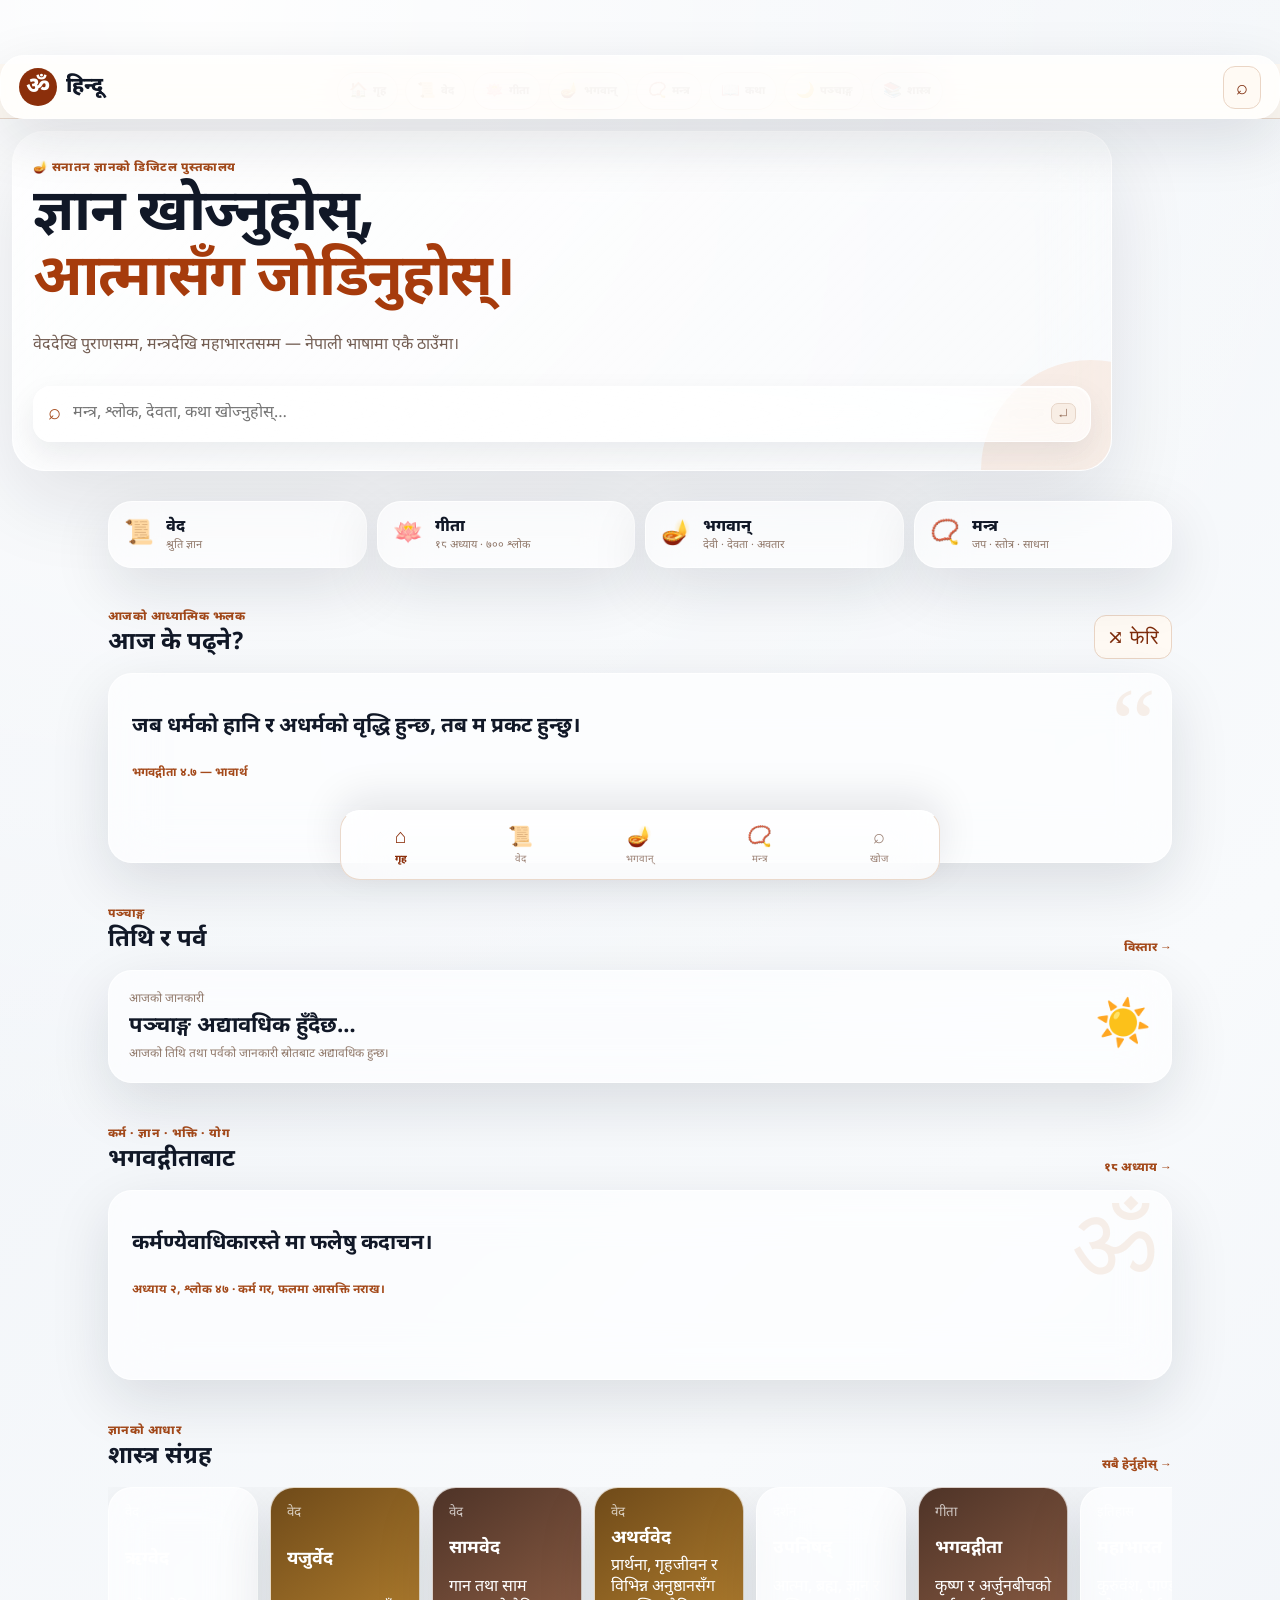
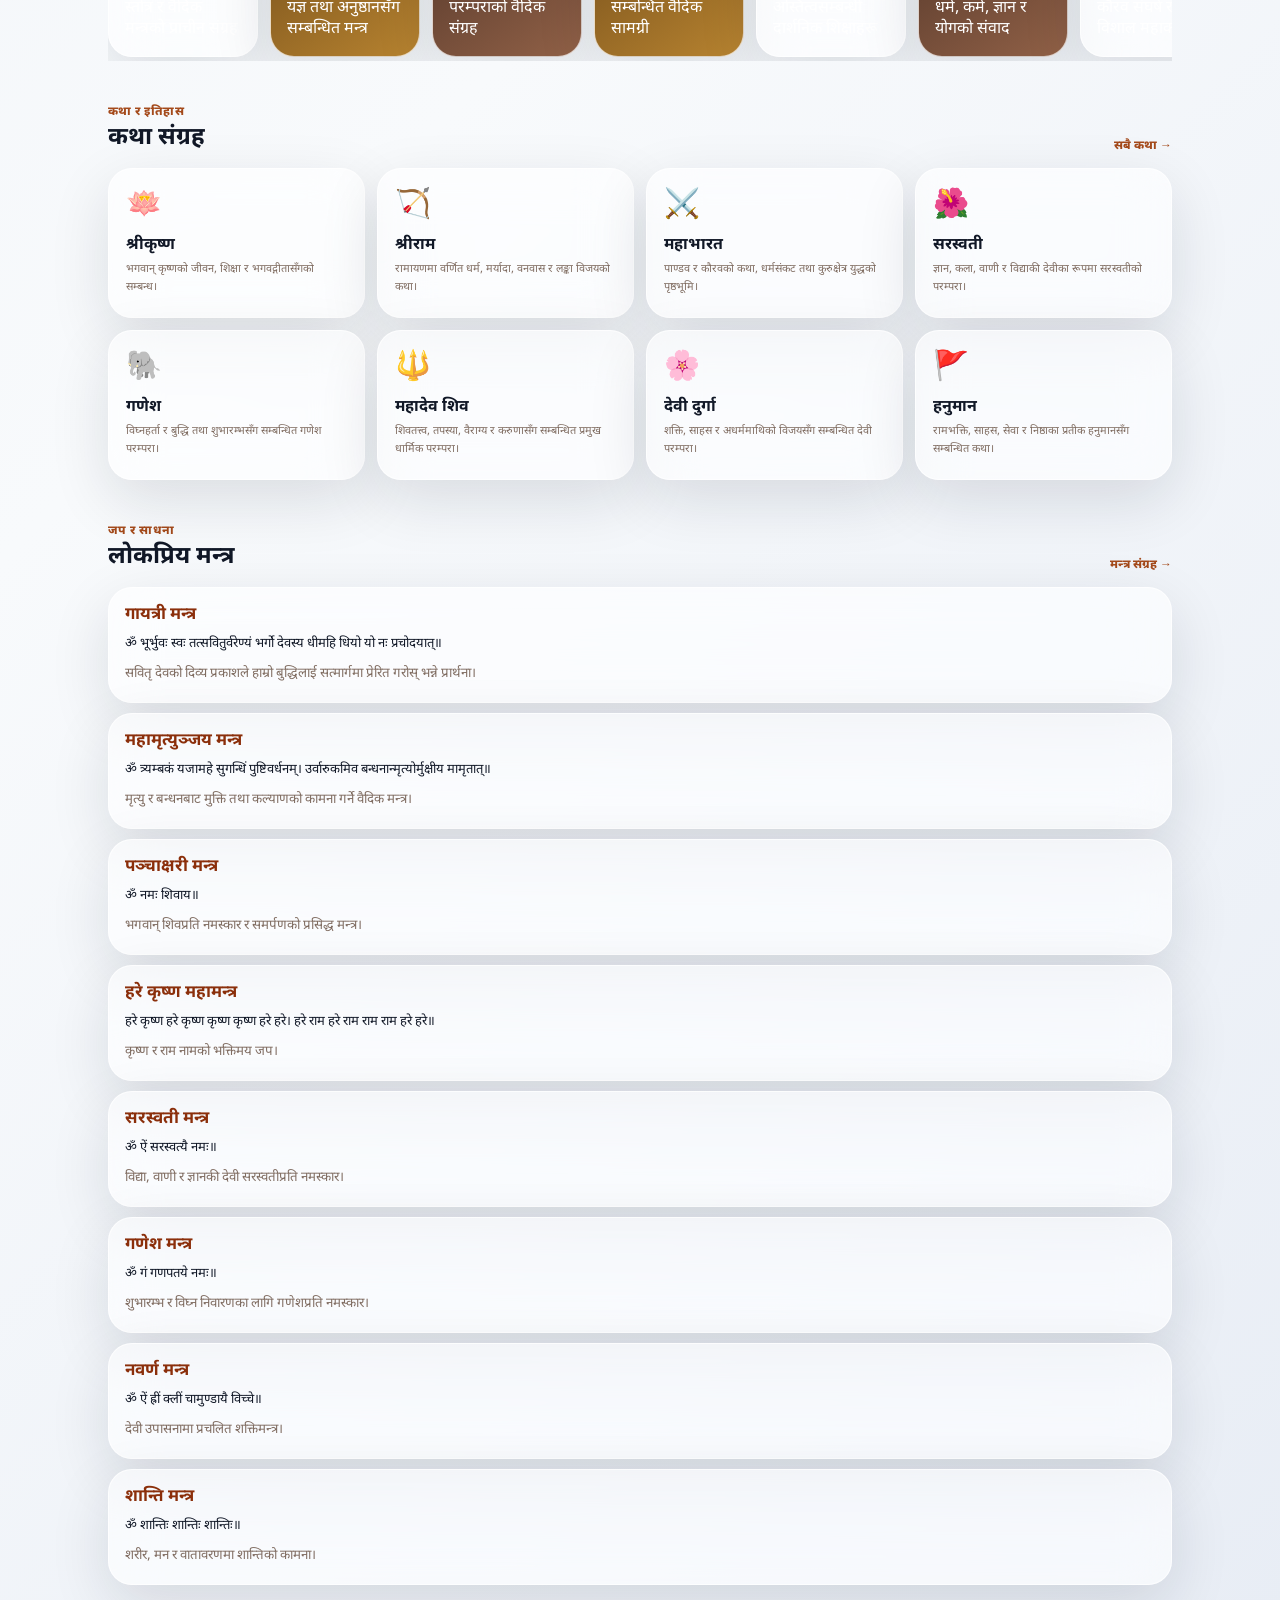
<file: index.html>
<!doctype html>
<html lang="ne">
<head><meta charset="utf-8"><meta name="viewport" content="width=device-width,initial-scale=1,viewport-fit=cover"><meta name="theme-color" content="#eef2f7"><meta name="description" content="हिन्दू — नेपाली भाषामा वेद, उपनिषद्, गीता, पुराण, मन्त्र, श्लोक, कथा र तिथि।"><title>हिन्दू — सनातन ज्ञान</title><link rel="preconnect" href="https://fonts.googleapis.com"><link rel="preconnect" href="https://fonts.gstatic.com" crossorigin><link href="https://fonts.googleapis.com/css2?family=Noto+Sans+Devanagari:wght@400;500;600;700;800&display=swap" rel="stylesheet"><link rel="stylesheet" href="assets/css/style.css"><link rel="stylesheet" href="assets/css/glassmorphism.css"></head>
<body>
<header class="topbar"><a class="brand" href="./"><span class="om">ॐ</span><span>हिन्दू</span></a><button class="icon-btn" id="searchToggle" aria-label="खोज्नुहोस्">⌕</button></header>
<main><section class="hero"><div class="hero-glow"></div><p class="eyebrow">🪔 सनातन ज्ञानको डिजिटल पुस्तकालय</p><h1>ज्ञान खोज्नुहोस्,<br><em>आत्मासँग जोडिनुहोस्।</em></h1><p class="hero-copy">वेददेखि पुराणसम्म, मन्त्रदेखि महाभारतसम्म — नेपाली भाषामा एकै ठाउँमा।</p><div class="search-box" id="searchBox"><span>⌕</span><input id="searchInput" placeholder="मन्त्र, श्लोक, देवता, कथा खोज्नुहोस्…" autocomplete="off"><kbd>↵</kbd></div></section>
<section class="quick-grid" aria-label="मुख्य संग्रह"><a href="pages/veda.html" class="quick-card"><b>📜</b><span>वेद</span><small>श्रुति ज्ञान</small></a><a href="pages/gita.html" class="quick-card"><b>🪷</b><span>गीता</span><small>१८ अध्याय · ७०० श्लोक</small></a><a href="pages/bhagwan.html" class="quick-card"><b>🪔</b><span>भगवान्</span><small>देवी · देवता · अवतार</small></a><a href="pages/mantras.html" class="quick-card"><b>📿</b><span>मन्त्र</span><small>जप · स्तोत्र · साधना</small></a></section>
<section class="section" id="today"><div class="section-head"><div><span class="eyebrow">आजको आध्यात्मिक झलक</span><h2>आज के पढ्ने?</h2></div><button class="ghost-btn" id="shuffleBtn">⤨ फेरि</button></div><article class="quote-card" id="quoteCard"><span class="quote-mark">“</span><p id="quoteText">ज्ञानको दीप प्रज्वलित हुँदैछ…</p><footer id="quoteSource">स्रोत तयार हुँदैछ</footer></article></section>
<section class="section" id="tithi"><div class="section-head"><div><span class="eyebrow">पञ्चाङ्ग</span><h2>तिथि र पर्व</h2></div><a href="pages/panchang.html" class="text-link">विस्तार →</a></div><div class="tithi-card"><div><small>आजको जानकारी</small><strong id="dateNepali">लोड हुँदैछ…</strong><span id="festivalText">तिथि तथा पर्वको जानकारी अद्यावधिक हुँदैछ।</span></div><div class="sun">☀️</div></div></section>
<section class="section" id="gita"><div class="section-head"><div><span class="eyebrow">कर्म · ज्ञान · भक्ति · योग</span><h2>भगवद्गीताबाट</h2></div><a href="pages/gita.html" class="text-link">१८ अध्याय →</a></div><article class="quote-card"><span class="quote-mark">ॐ</span><p>कर्मण्येवाधिकारस्ते मा फलेषु कदाचन।</p><footer>अध्याय २, श्लोक ४७ · कर्म गर, फलमा आसक्ति नराख।</footer></article></section>
<section class="section" id="scriptures"><div class="section-head"><div><span class="eyebrow">ज्ञानको आधार</span><h2>शास्त्र संग्रह</h2></div><a href="pages/scriptures.html" class="text-link">सबै हेर्नुहोस् →</a></div><div class="horizontal" id="scriptureList"></div></section>
<section class="section" id="stories"><div class="section-head"><div><span class="eyebrow">कथा र इतिहास</span><h2>कथा संग्रह</h2></div><a href="pages/stories.html" class="text-link">सबै कथा →</a></div><div class="story-grid" id="storyList"></div></section>
<section class="section" id="mantra"><div class="section-head"><div><span class="eyebrow">जप र साधना</span><h2>लोकप्रिय मन्त्र</h2></div><a href="pages/mantras.html" class="text-link">मन्त्र संग्रह →</a></div><div class="mantra-list" id="mantraList"></div></section>
</main><nav class="bottom-nav"><a class="active" href="./">⌂<span>गृह</span></a><a href="pages/veda.html">📜<span>वेद</span></a><a href="pages/bhagwan.html">🪔<span>भगवान्</span></a><a href="pages/mantras.html">📿<span>मन्त्र</span></a><a href="#searchInput" id="navSearch">⌕<span>खोज</span></a></nav><script src="assets/js/nav.js"></script><script src="assets/js/app.js"></script></body></html>
</file>
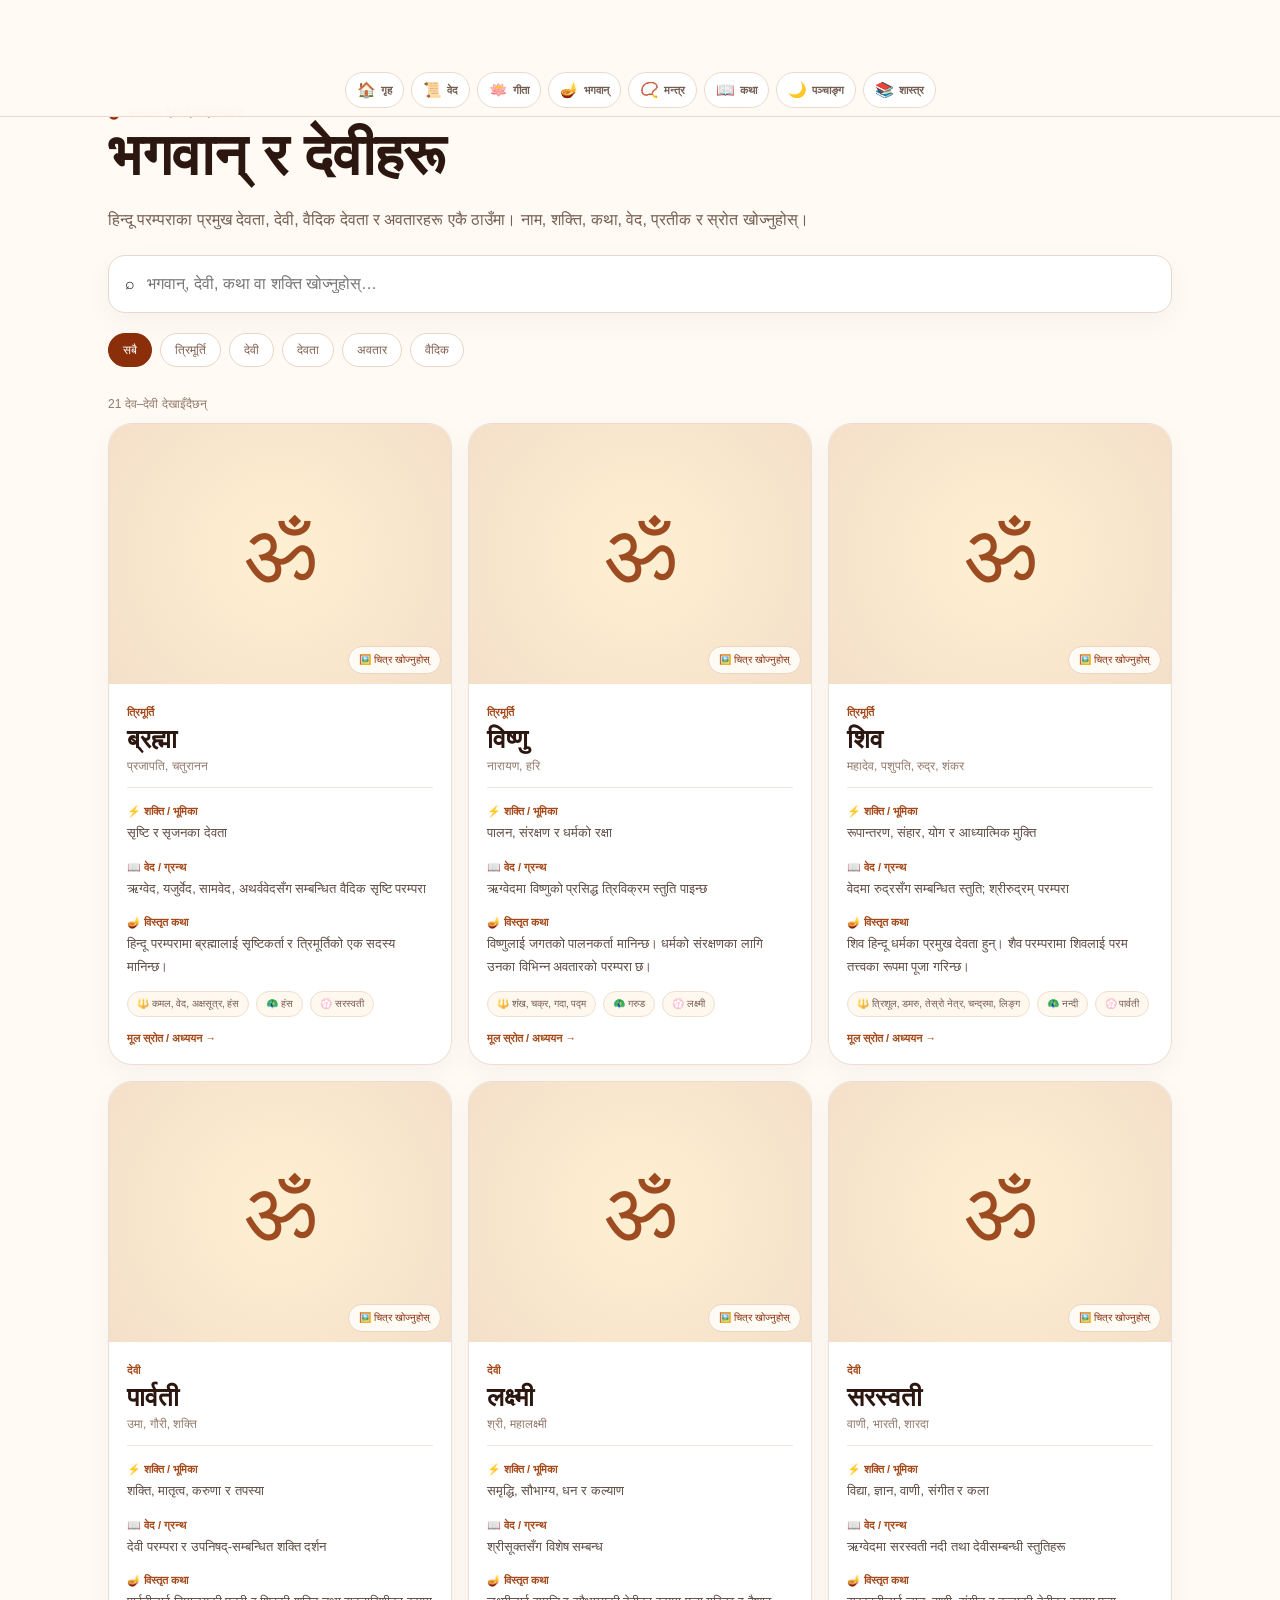
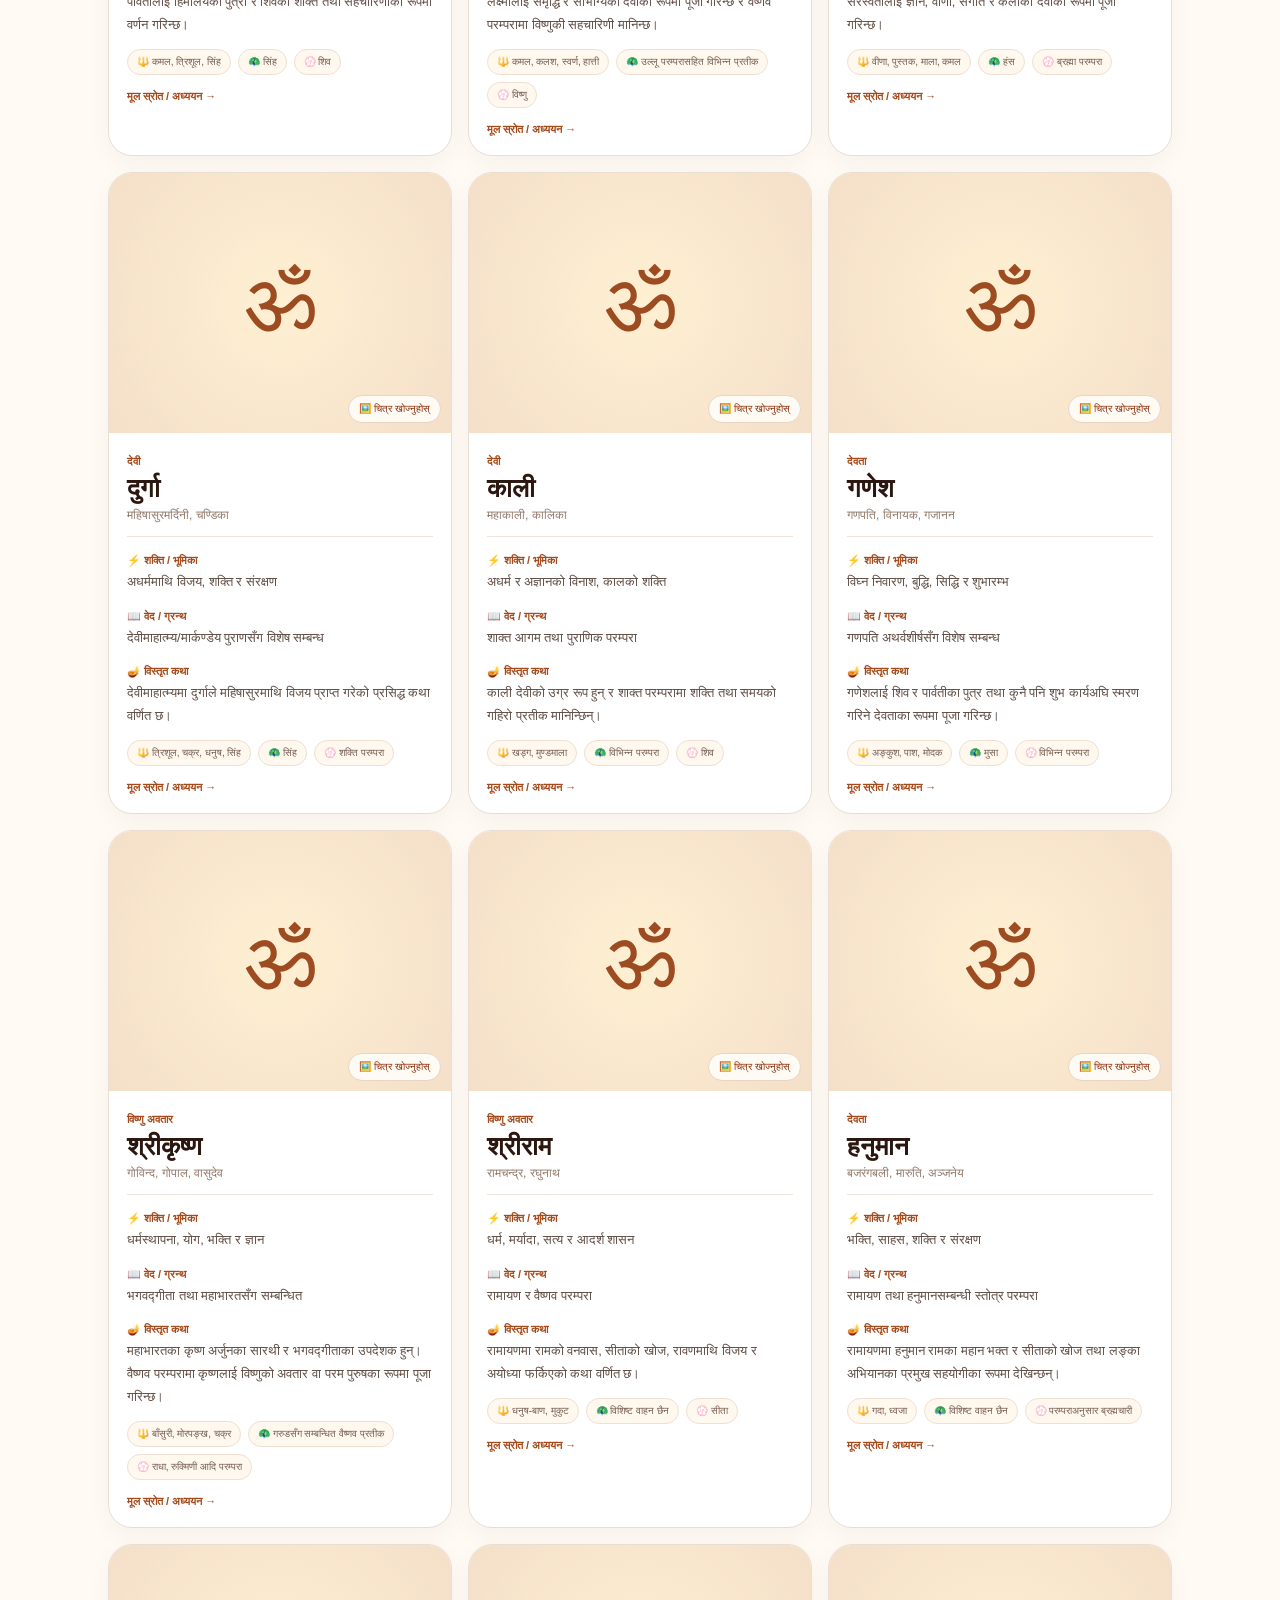
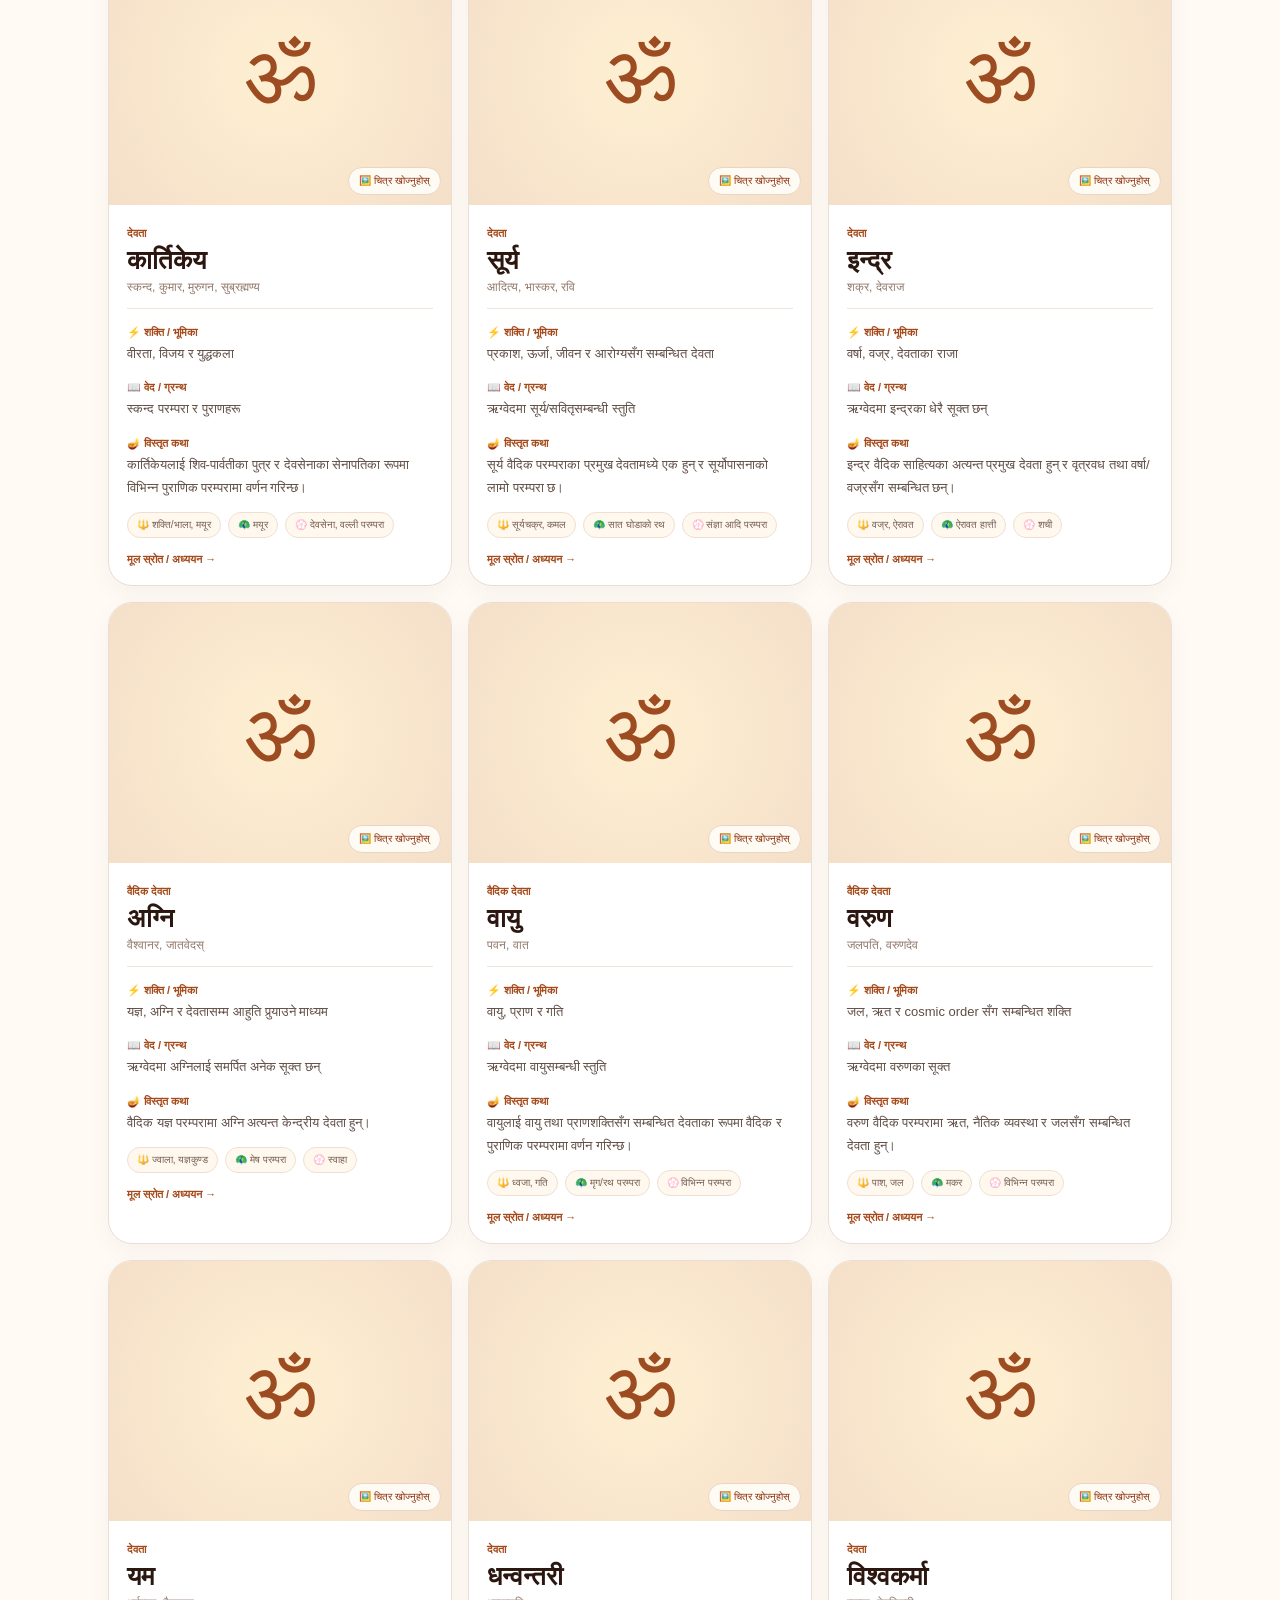
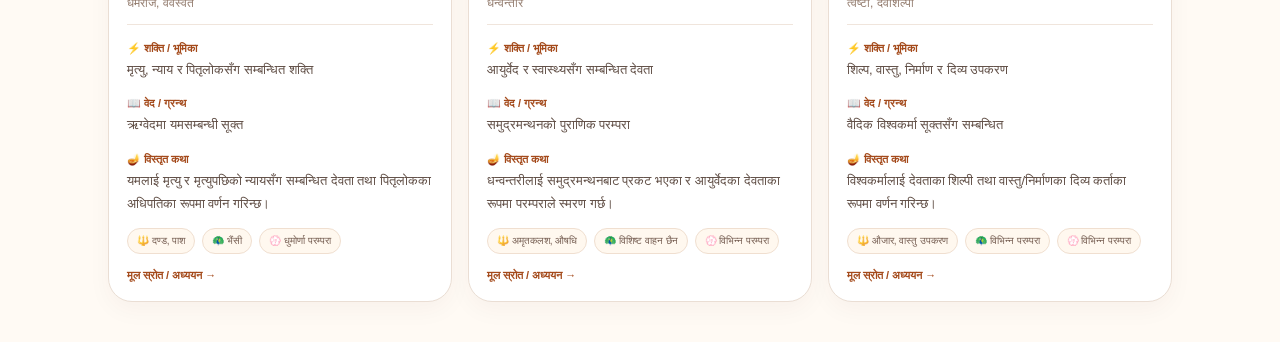
<file: pages/bhagwan.html>
<!doctype html><html lang="ne"><head><meta charset="utf-8"><meta name="viewport" content="width=device-width,initial-scale=1"><meta name="description" content="हिन्दू देवी-देवताहरू — नाम, रूप, शक्ति, वेद, कथा, वाहन, प्रतीक र स्रोत।"><title>भगवान् — हिन्दू</title><link rel="stylesheet" href="../assets/css/style.css"></head><body><main class="section deity-page"><div class="deity-hero"><span class="eyebrow">🪔 सनातन देव–देवी ज्ञानकोश</span><h1>भगवान् र देवीहरू</h1><p>हिन्दू परम्पराका प्रमुख देवता, देवी, वैदिक देवता र अवतारहरू एकै ठाउँमा। नाम, शक्ति, कथा, वेद, प्रतीक र स्रोत खोज्नुहोस्।</p><div class="deity-search"><span>⌕</span><input id="q" placeholder="भगवान्, देवी, कथा वा शक्ति खोज्नुहोस्…" autocomplete="off"></div><div class="deity-filters" id="filters"><button class="filter active" data-cat="all">सबै</button><button class="filter" data-cat="त्रिमूर्ति">त्रिमूर्ति</button><button class="filter" data-cat="देवी">देवी</button><button class="filter" data-cat="देवता">देवता</button><button class="filter" data-cat="विष्णु अवतार">अवतार</button><button class="filter" data-cat="वैदिक देवता">वैदिक</button></div></div><div class="deity-count" id="count"></div><section class="deity-grid" id="grid"></section></main><script src="../assets/js/nav.js"></script><script src="../assets/js/bhagwan.js"></script></body></html>
</file>
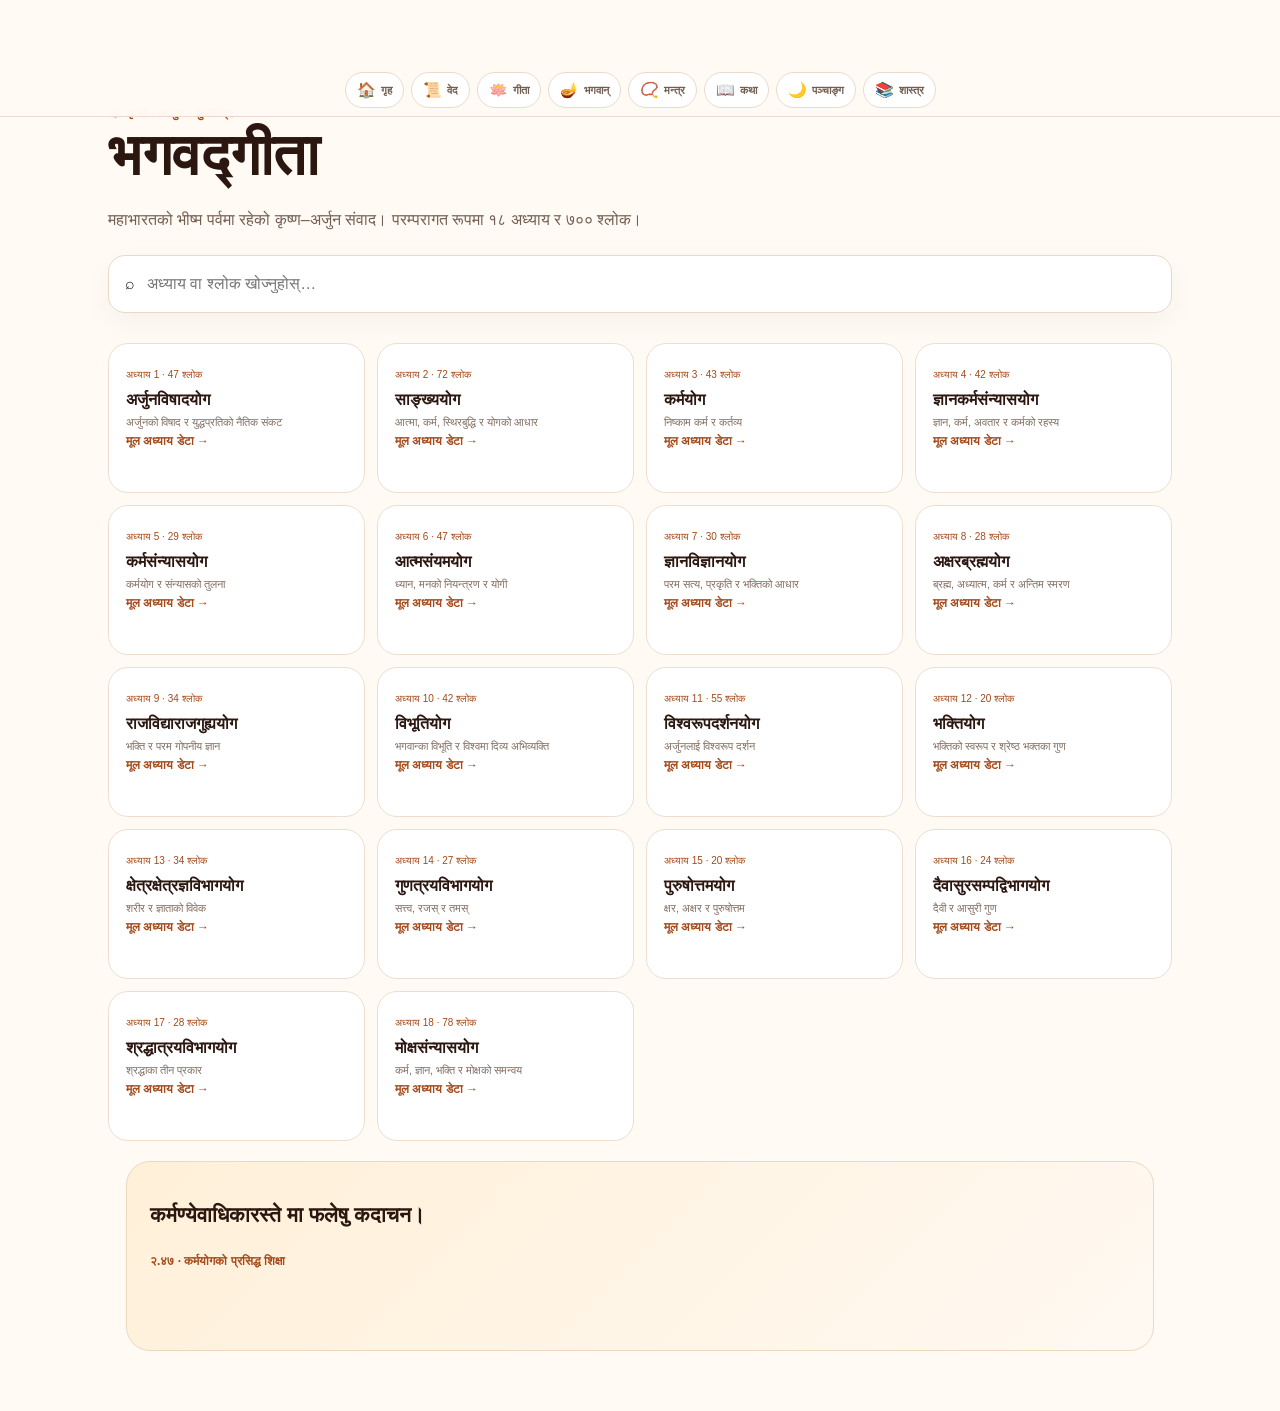
<file: pages/gita.html>
<!doctype html><html lang="ne"><head><meta charset="utf-8"><meta name="viewport" content="width=device-width,initial-scale=1"><meta name="description" content="भगवद्गीता — १८ अध्याय, ७०० श्लोक, संस्कृत पाठ र नेपाली भावार्थ"><title>भगवद्गीता — हिन्दू</title><link rel="stylesheet" href="../assets/css/style.css"></head><body><main class="section"><div class="deity-hero"><span class="eyebrow">🪷 कृष्ण · अर्जुन · कुरुक्षेत्र</span><h1>भगवद्गीता</h1><p>महाभारतको भीष्म पर्वमा रहेको कृष्ण–अर्जुन संवाद। परम्परागत रूपमा १८ अध्याय र ७०० श्लोक।</p><div class="deity-search"><span>⌕</span><input id="q" placeholder="अध्याय वा श्लोक खोज्नुहोस्…"></div></div><div class="story-grid" id="chapters"></div><div class="section"><div class="quote-card"><p>कर्मण्येवाधिकारस्ते मा फलेषु कदाचन।</p><footer>२.४७ · कर्मयोगको प्रसिद्ध शिक्षा</footer></div></div></main><script src="../assets/js/nav.js"></script><script>fetch('../data/scriptures.json').then(r=>r.json()).then(d=>{const box=document.querySelector('#chapters'),q=document.querySelector('#q');const render=()=>{const t=q.value.toLocaleLowerCase('ne');box.innerHTML=d.gita.chapters.filter(c=>JSON.stringify(c).toLocaleLowerCase('ne').includes(t)).map(c=>`<article class="story-card"><small>अध्याय ${c[0]} · ${c[2]} श्लोक</small><h3>${c[1]}</h3><p>${c[3]}</p><a class="text-link" href="https://vedicscriptures.github.io/chapter/${c[0]}" target="_blank" rel="noopener">मूल अध्याय डेटा →</a></article>`).join('')};q.addEventListener('input',render);render()})</script></body></html>
</file>
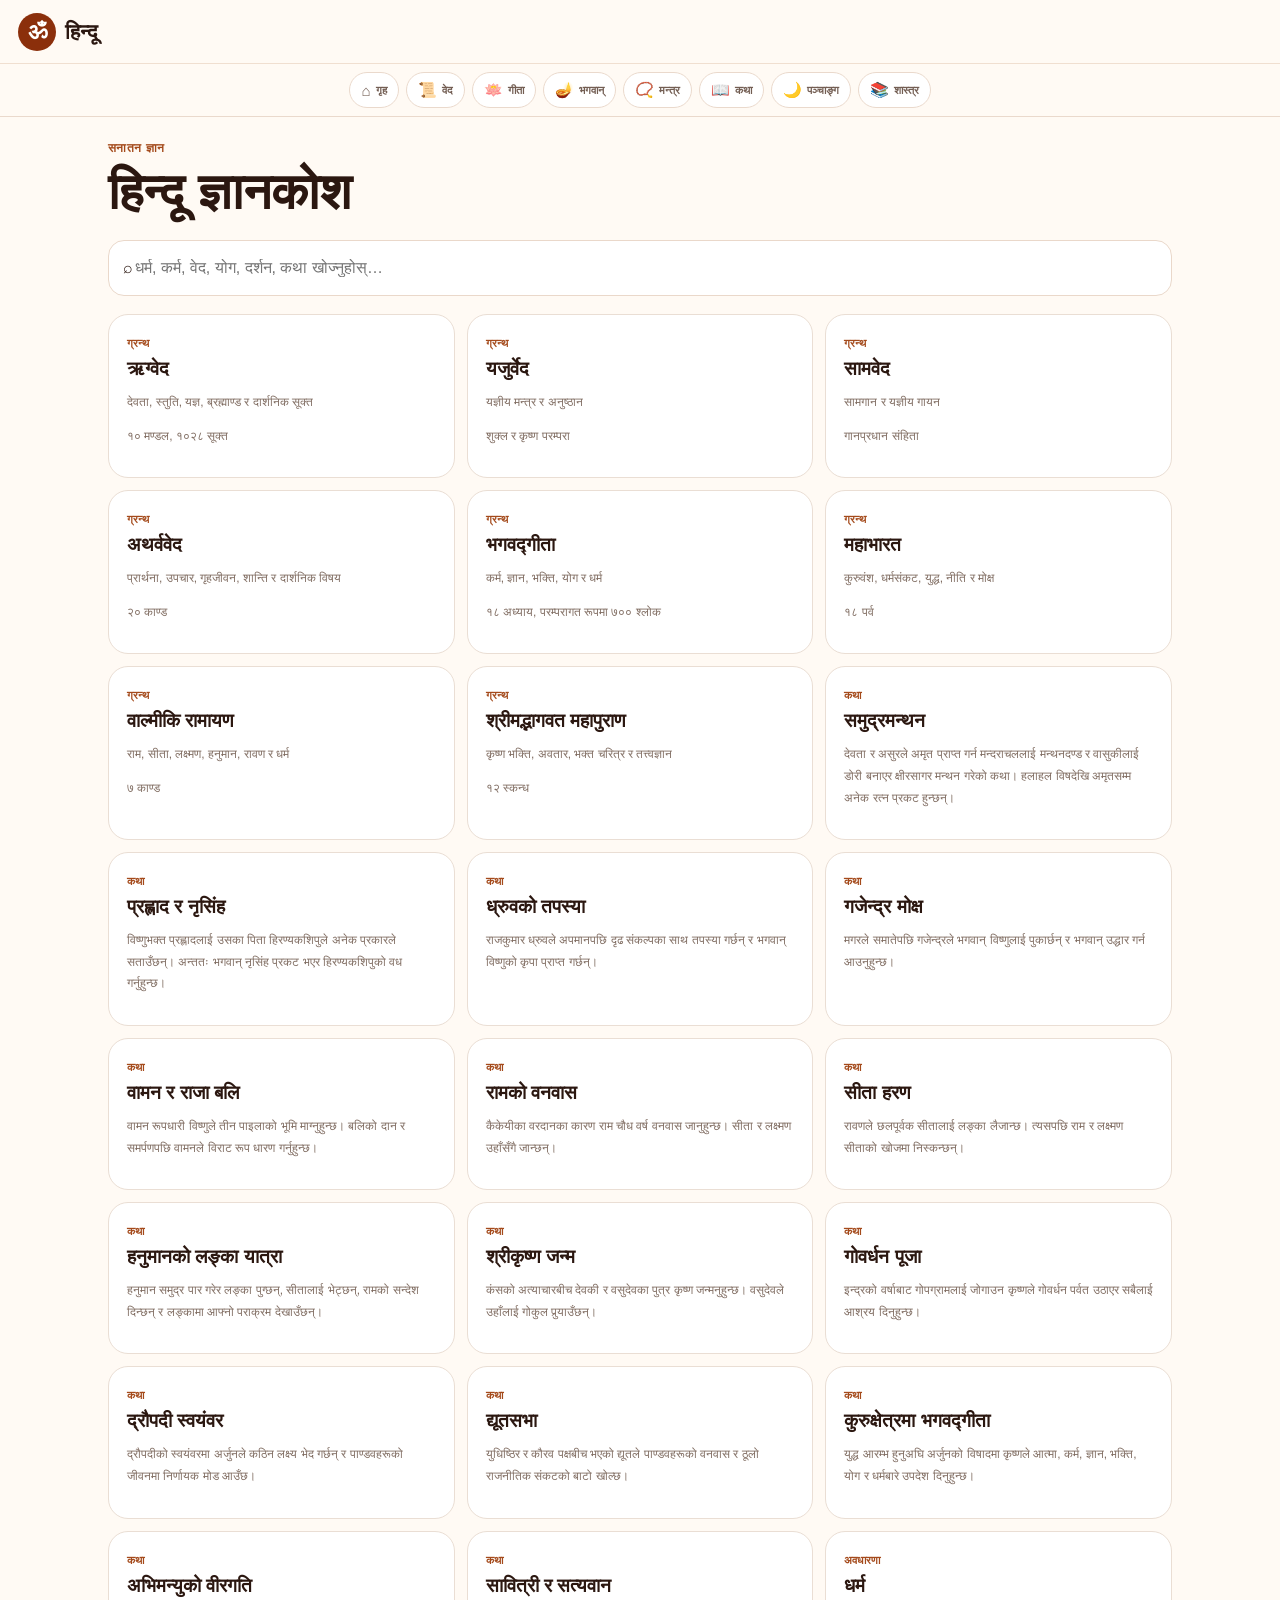
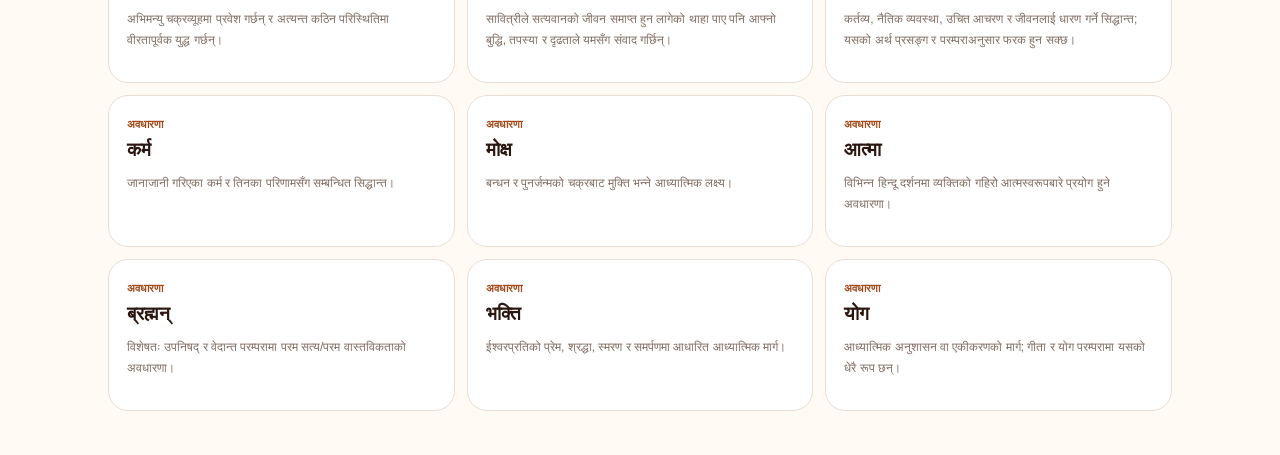
<file: pages/knowledge.html>
<!doctype html><html lang="ne"><head><meta charset="utf-8"><meta name="viewport" content="width=device-width,initial-scale=1"><meta name="description" content="हिन्दू धर्मको ज्ञानकोश — वेद, गीता, भगवान्, मन्त्र, कथा, शास्त्र र दर्शन"><title>हिन्दू ज्ञानकोश</title><link rel="stylesheet" href="../assets/css/style.css"><style>.knowledge-page{max-width:1100px;margin:auto;padding:24px 18px}.knowledge-page h1{font-size:clamp(30px,7vw,50px);margin:0}.knowledge-search{margin:18px 0;display:flex;background:#fff;border:1px solid #ead8ca;border-radius:16px;padding:0 14px;height:56px;align-items:center}.knowledge-search input{border:0;outline:0;width:100%;font:inherit}.knowledge-grid{display:grid;grid-template-columns:1fr 1fr;gap:12px}.k-card{background:#fff;border:1px solid #eaded4;border-radius:20px;padding:18px}.k-card b{color:#a44a1b;font-size:11px}.k-card h2{margin:7px 0;font-size:19px}.k-card p{font-size:12px;line-height:1.8;color:#806d62}.k-card a{color:#a44a1b;font-size:11px;font-weight:800}@media(min-width:760px){.knowledge-grid{grid-template-columns:repeat(3,1fr)}}@media(max-width:480px){.knowledge-grid{grid-template-columns:1fr}}</style></head><body><header class="topbar"><a class="brand" href="../index.html"><span class="om">ॐ</span><span>हिन्दू</span></a></header><nav class="knowledge-nav" data-site-nav></nav><main class="knowledge-page"><p class="eyebrow">सनातन ज्ञान</p><h1>हिन्दू ज्ञानकोश</h1><div class="knowledge-search">⌕ <input id="q" placeholder="धर्म, कर्म, वेद, योग, दर्शन, कथा खोज्नुहोस्…"></div><div class="knowledge-grid" id="grid"></div></main><script src="../assets/js/site.js"></script><script>const esc=s=>String(s||'').replace(/[&<>"']/g,c=>({'&':'&amp;','<':'&lt;','>':'&gt;','"':'&quot;',"'":'&#39;'}[c]));let all=[];fetch('../data/hindu-encyclopedia.json').then(r=>r.json()).then(d=>{all=[...(d.majorTexts||[]).map(x=>({...x,category:'ग्रन्थ'})),...(d.stories||[]).map(x=>({...x,category:'कथा'})),...(d.concepts||[]).map(x=>({...x,category:'अवधारणा',description:x.meaning}))];render(all)}).catch(()=>grid.innerHTML='<div class="empty">ज्ञान सामग्री उपलब्ध छैन।</div>');function render(xs){grid.innerHTML=xs.map(x=>`<article class="k-card"><b>${esc(x.category||'ज्ञान')}</b><h2>${esc(x.title||x.name||x.term)}</h2><p>${esc(x.description||x.summary||x.focus||'')}</p>${x.structure?`<p>${esc(x.structure)}</p>`:''}</article>`).join('')||'<div class="empty">कुनै परिणाम भेटिएन।</div>'}q.oninput=()=>{const s=q.value.trim().toLowerCase();render(all.filter(x=>JSON.stringify(x).toLowerCase().includes(s)))}</script></body></html>
</file>
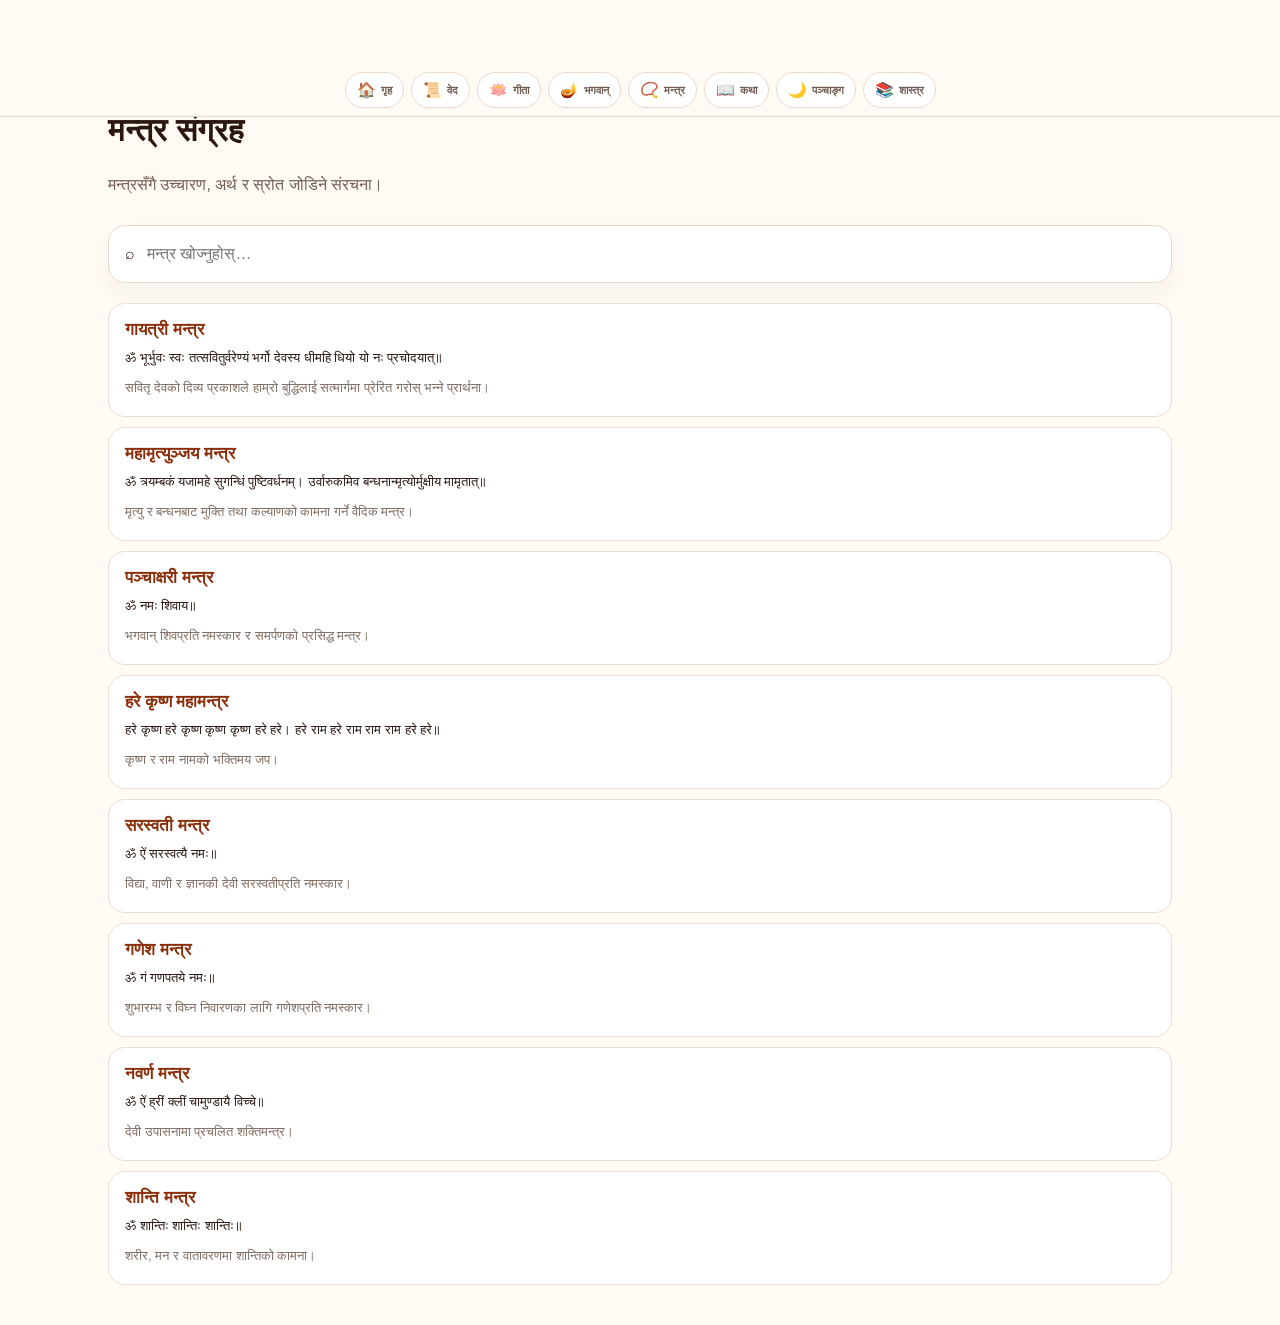
<file: pages/mantras.html>
<!doctype html><html lang="ne"><head><meta charset="utf-8"><meta name="viewport" content="width=device-width,initial-scale=1"><title>मन्त्र संग्रह — हिन्दू</title><link rel="stylesheet" href="../assets/css/style.css"></head><body><main class="section"><span class="eyebrow">जप र साधना</span><h1>मन्त्र संग्रह</h1><p class="hero-copy">मन्त्रसँगै उच्चारण, अर्थ र स्रोत जोडिने संरचना।</p><div class="deity-search"><span>⌕</span><input id="q" placeholder="मन्त्र खोज्नुहोस्…"></div><div class="mantra-list" id="list"></div></main><script src="../assets/js/nav.js"></script><script>fetch('../data/content.json').then(r=>r.json()).then(d=>{const list=d.mantras||[],box=document.querySelector('#list'),q=document.querySelector('#q');const esc=s=>String(s||'').replace(/[&<>]/g,c=>({'&':'&amp;','<':'&lt;','>':'&gt;'}[c]));const render=()=>{const t=q.value.toLocaleLowerCase('ne');box.innerHTML=list.filter(x=>JSON.stringify(x).toLocaleLowerCase('ne').includes(t)).map(x=>`<article class="mantra"><strong>${esc(x.name)}</strong><span>${esc(x.text)}</span>${x.meaning?`<small>${esc(x.meaning)}</small>`:''}</article>`).join('')};q.addEventListener('input',render);render()})</script></body></html>
</file>
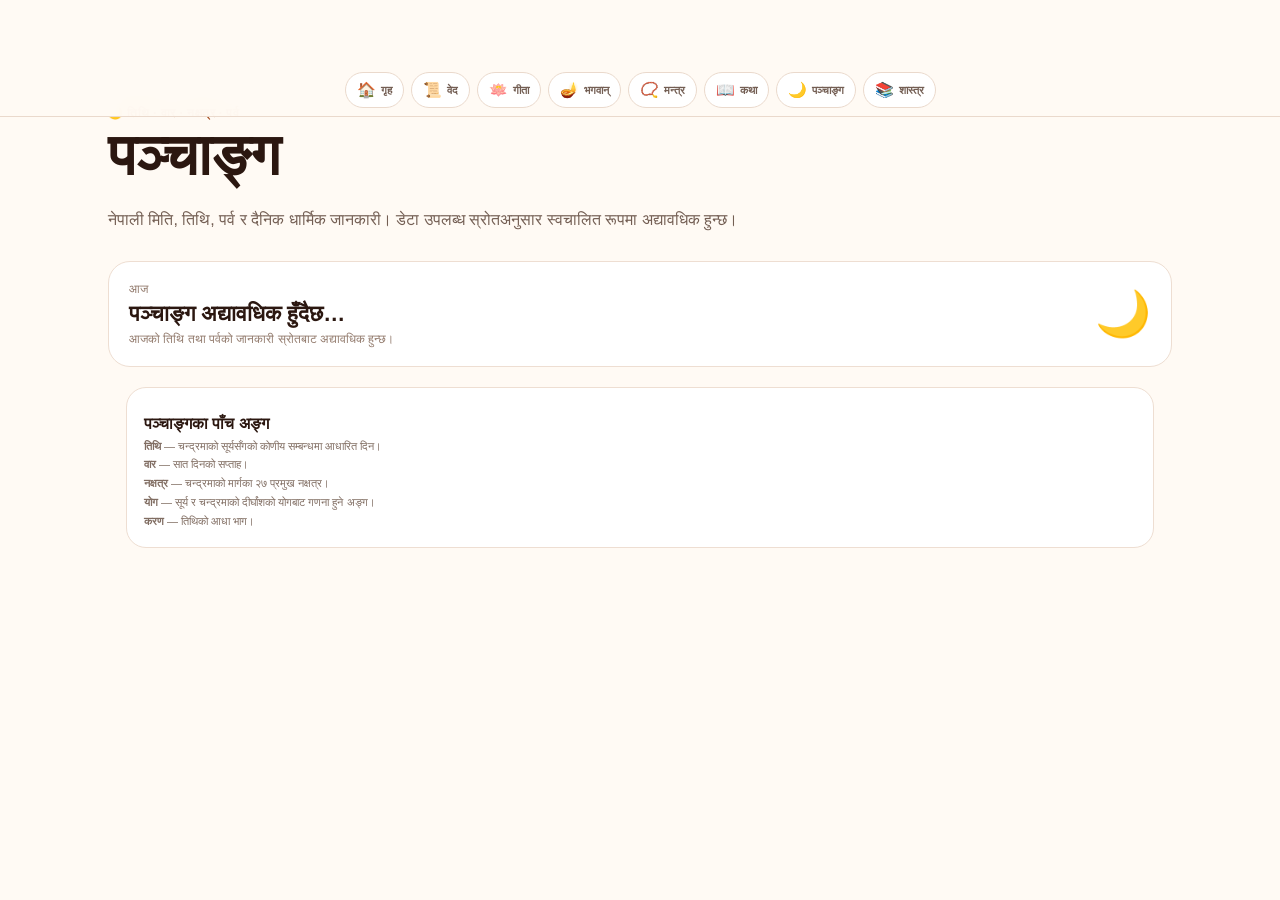
<file: pages/panchang.html>
<!doctype html><html lang="ne"><head><meta charset="utf-8"><meta name="viewport" content="width=device-width,initial-scale=1"><title>पञ्चाङ्ग — हिन्दू</title><link rel="stylesheet" href="../assets/css/style.css"></head><body><main class="section deity-page"><div class="deity-hero"><span class="eyebrow">🌙 तिथि · वार · नक्षत्र · पर्व</span><h1>पञ्चाङ्ग</h1><p>नेपाली मिति, तिथि, पर्व र दैनिक धार्मिक जानकारी। डेटा उपलब्ध स्रोतअनुसार स्वचालित रूपमा अद्यावधिक हुन्छ।</p></div><div class="tithi-card"><div><small>आज</small><strong id="date">लोड हुँदैछ…</strong><span id="info">तिथि तथा पर्व खोजिँदैछ।</span></div><div class="sun">🌙</div></div><section class="section"><article class="story-card"><h3>पञ्चाङ्गका पाँच अङ्ग</h3><p><strong>तिथि</strong> — चन्द्रमाको सूर्यसँगको कोणीय सम्बन्धमा आधारित दिन।<br><strong>वार</strong> — सात दिनको सप्ताह।<br><strong>नक्षत्र</strong> — चन्द्रमाको मार्गका २७ प्रमुख नक्षत्र।<br><strong>योग</strong> — सूर्य र चन्द्रमाको दीर्घांशको योगबाट गणना हुने अङ्ग।<br><strong>करण</strong> — तिथिको आधा भाग।</p></article></section></main><script src="../assets/js/nav.js"></script><script>fetch('../data/content.json',{cache:'no-store'}).then(r=>r.json()).then(d=>{document.querySelector('#date').textContent=d.meta?.todayNepali||'आजको मिति';document.querySelector('#info').textContent=d.meta?.tithi||'आजको तिथि तथा पर्वको जानकारी अद्यावधिक हुँदैछ।'});</script></body></html>
</file>
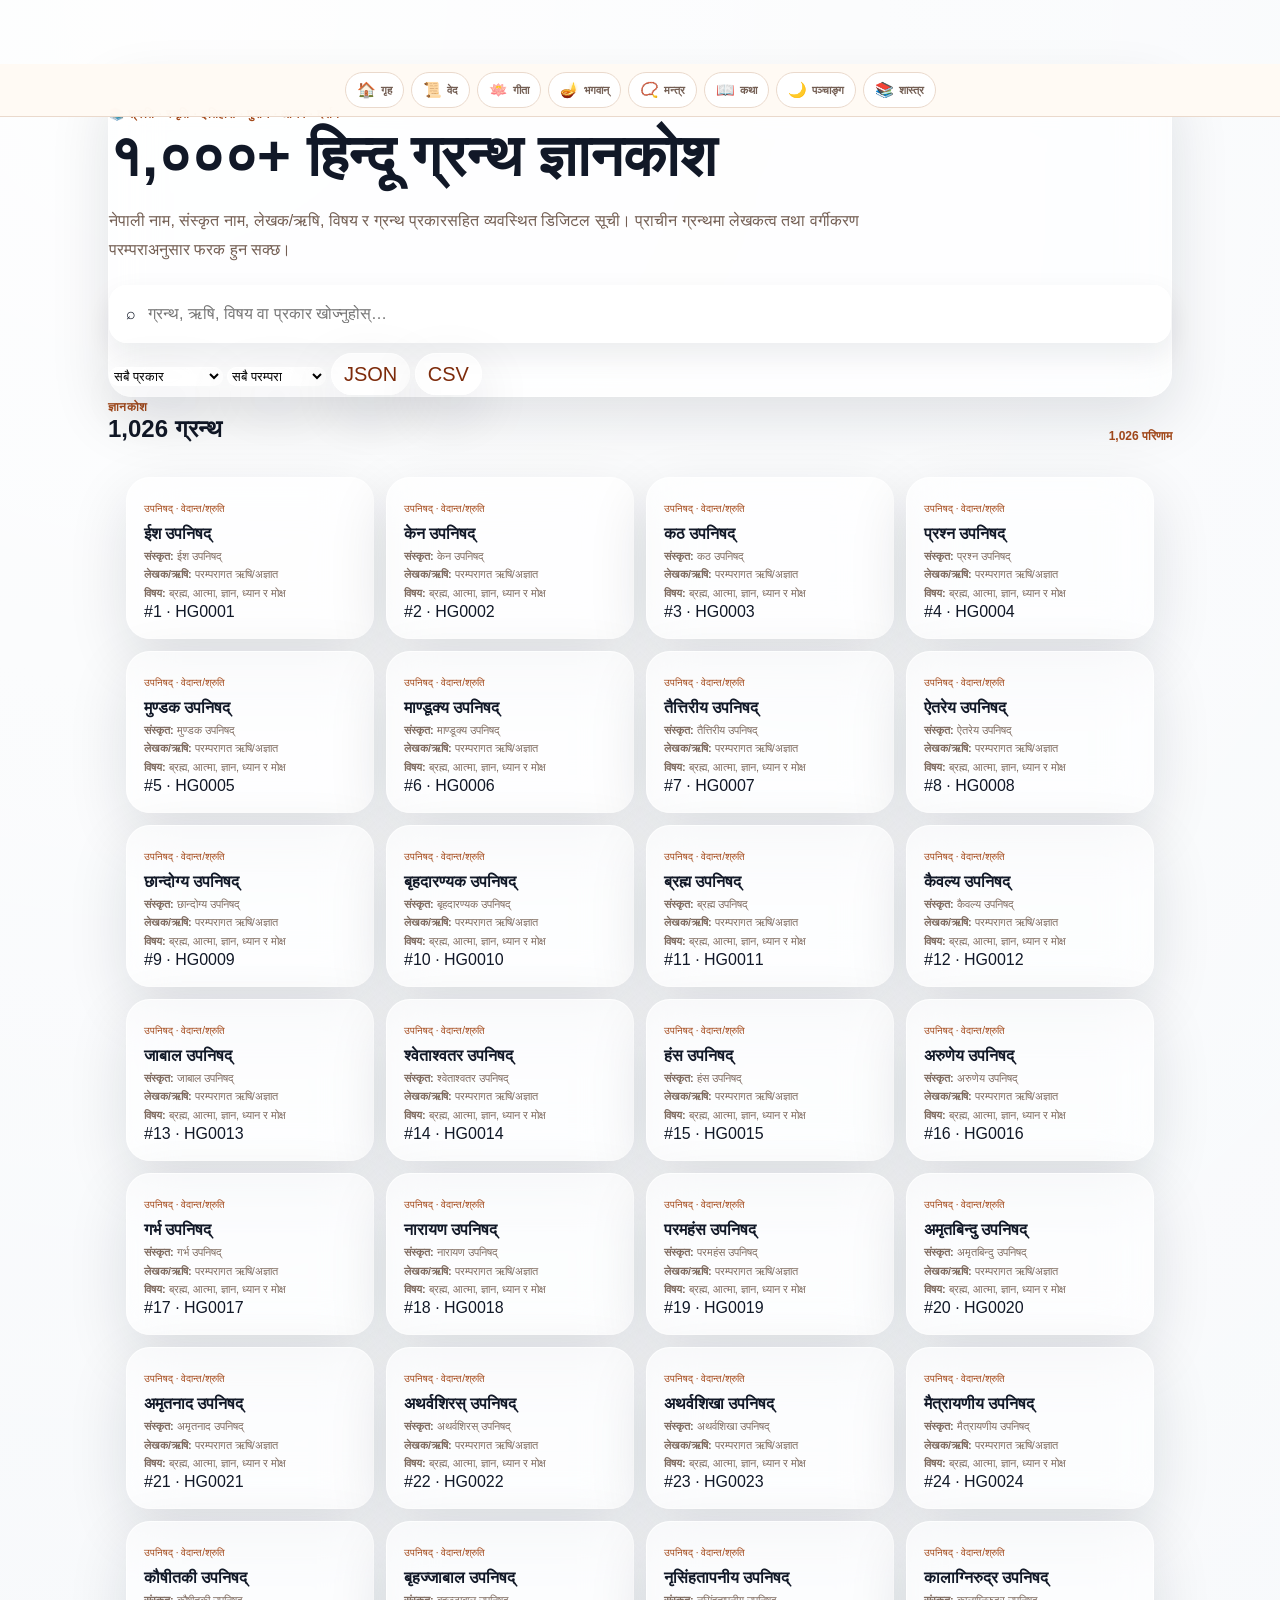
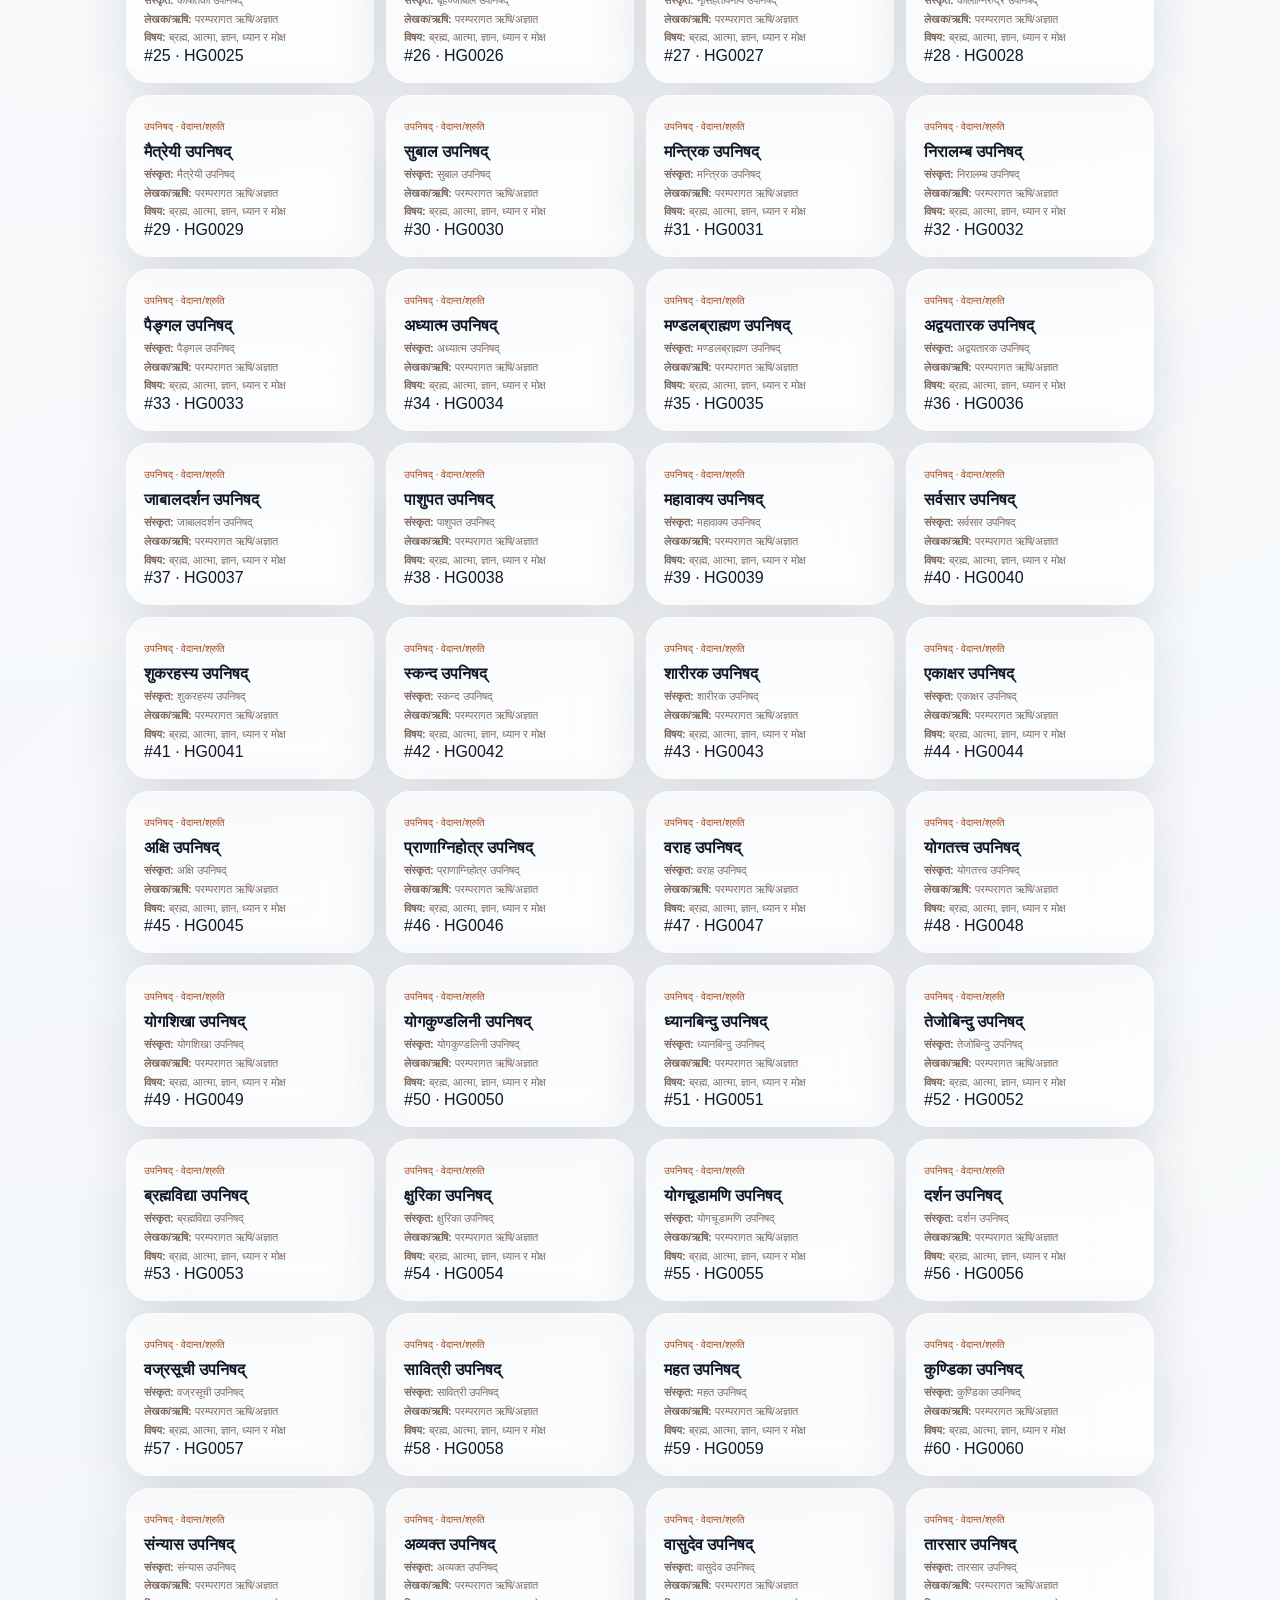
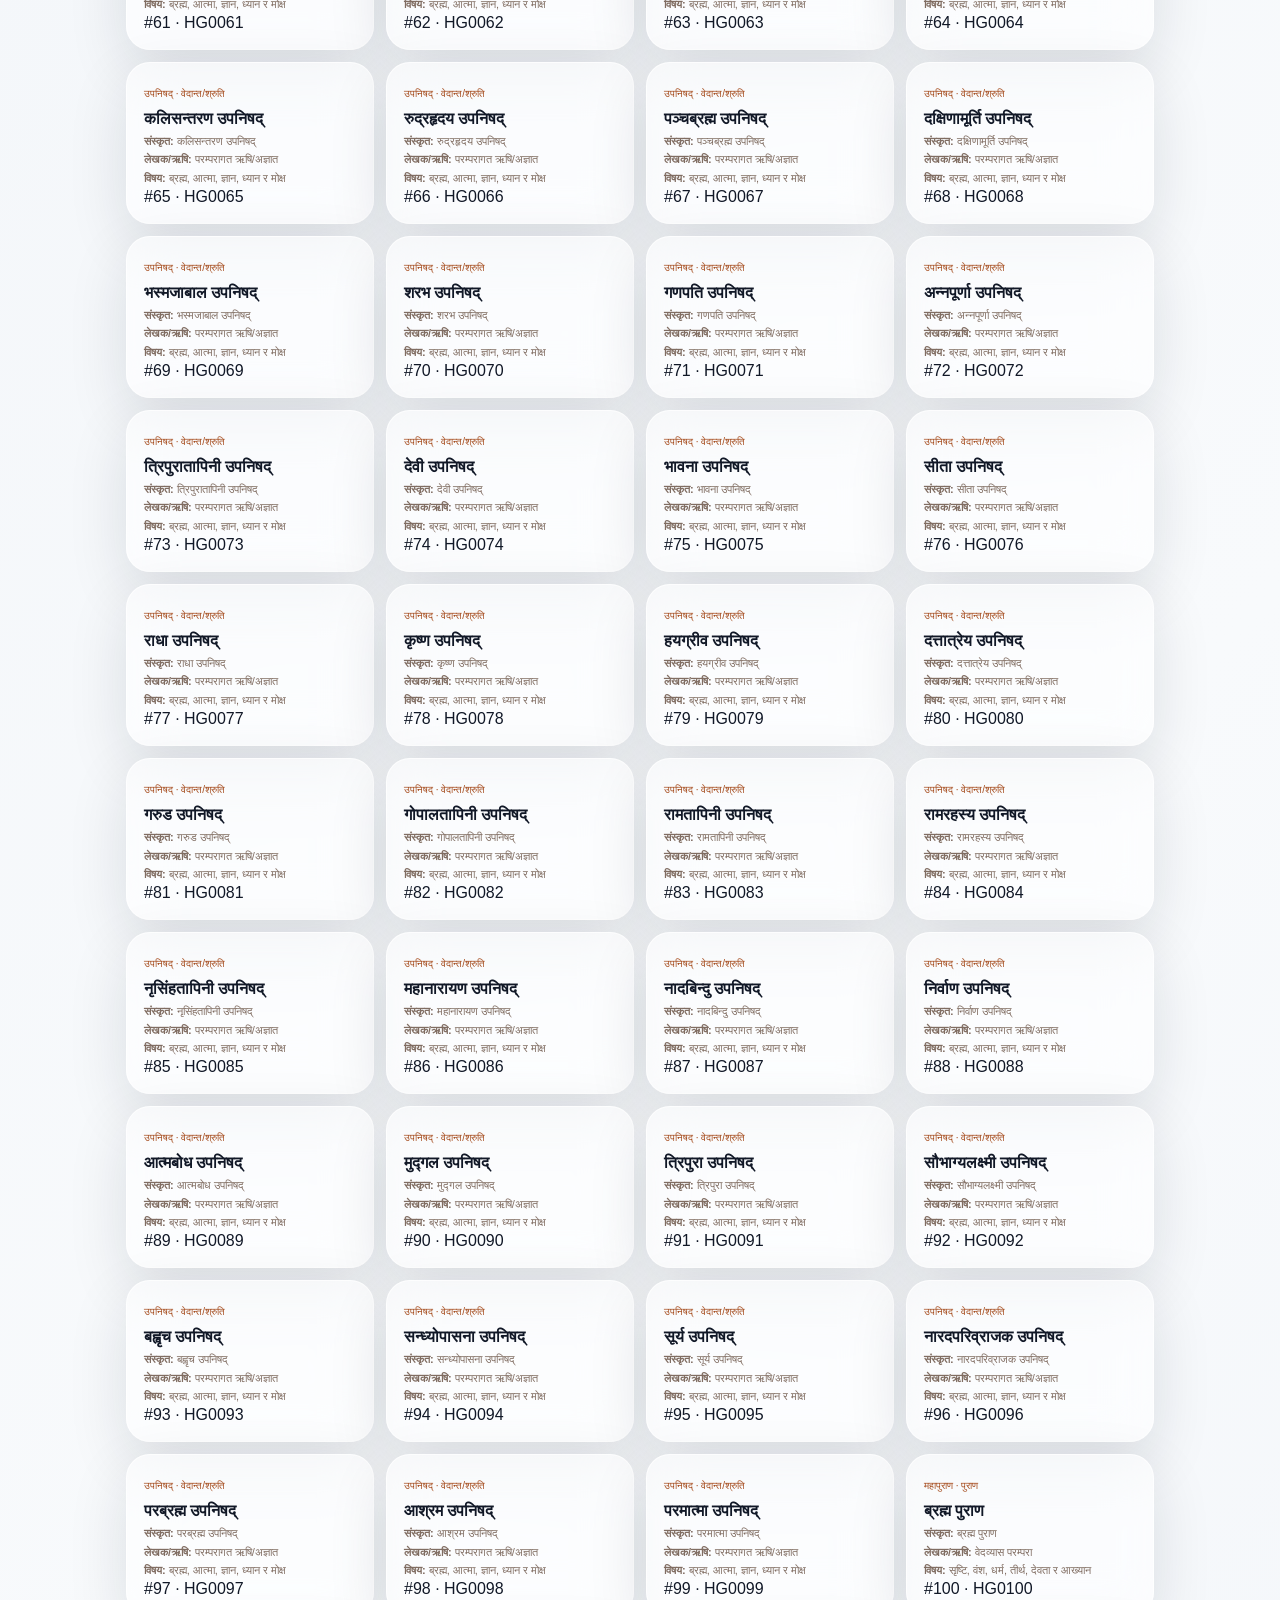
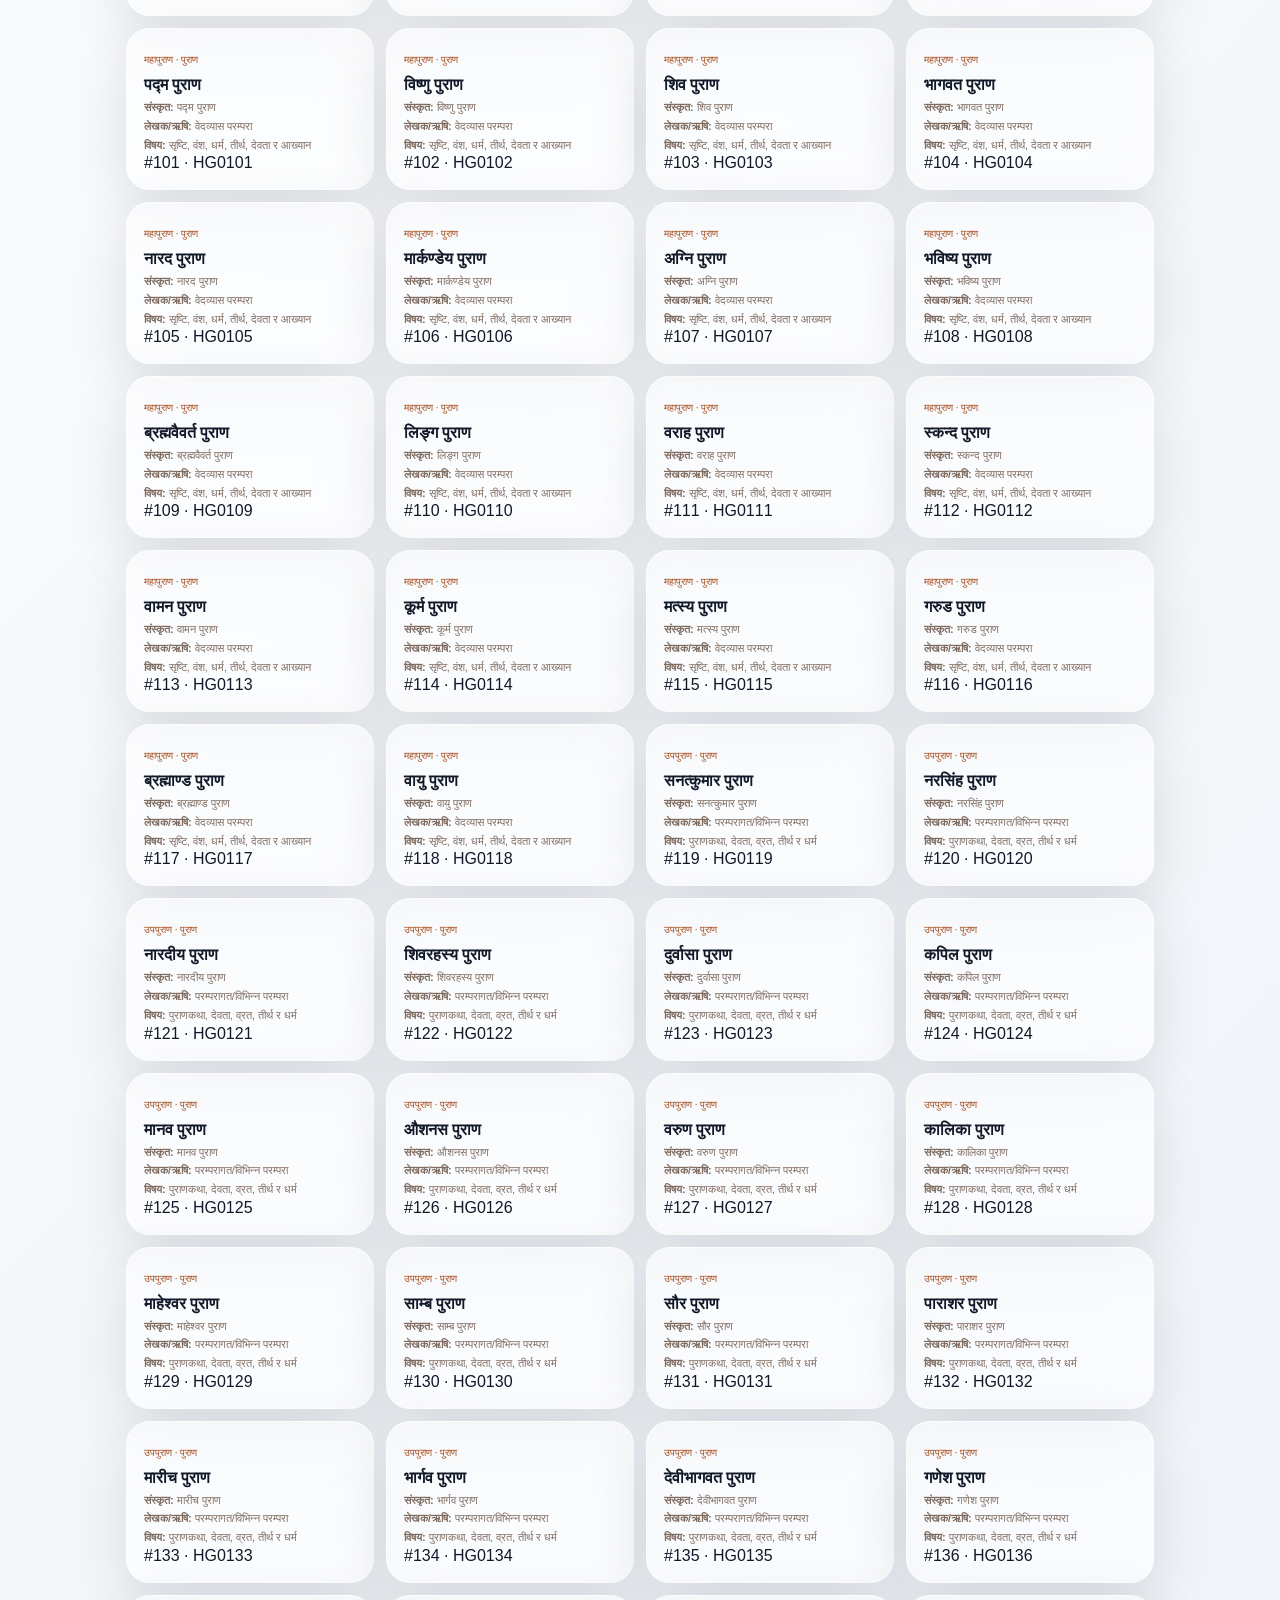
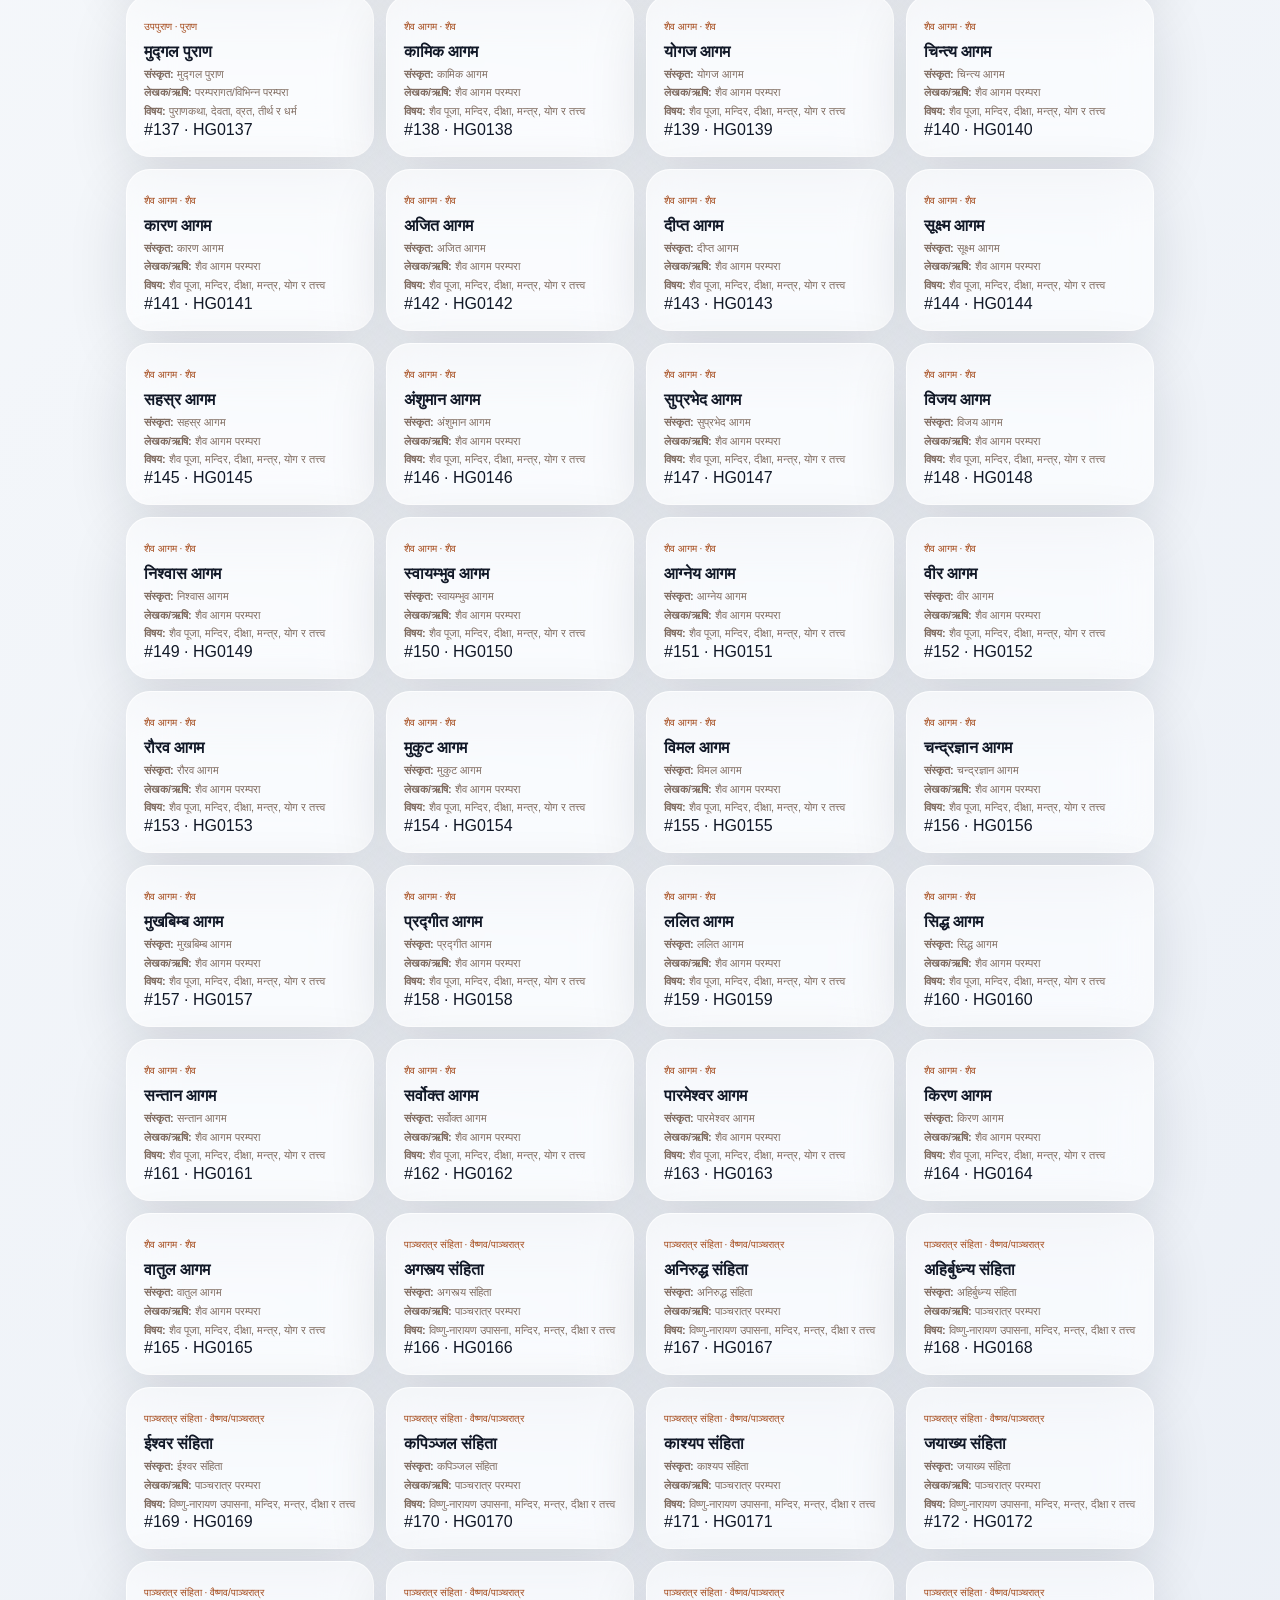
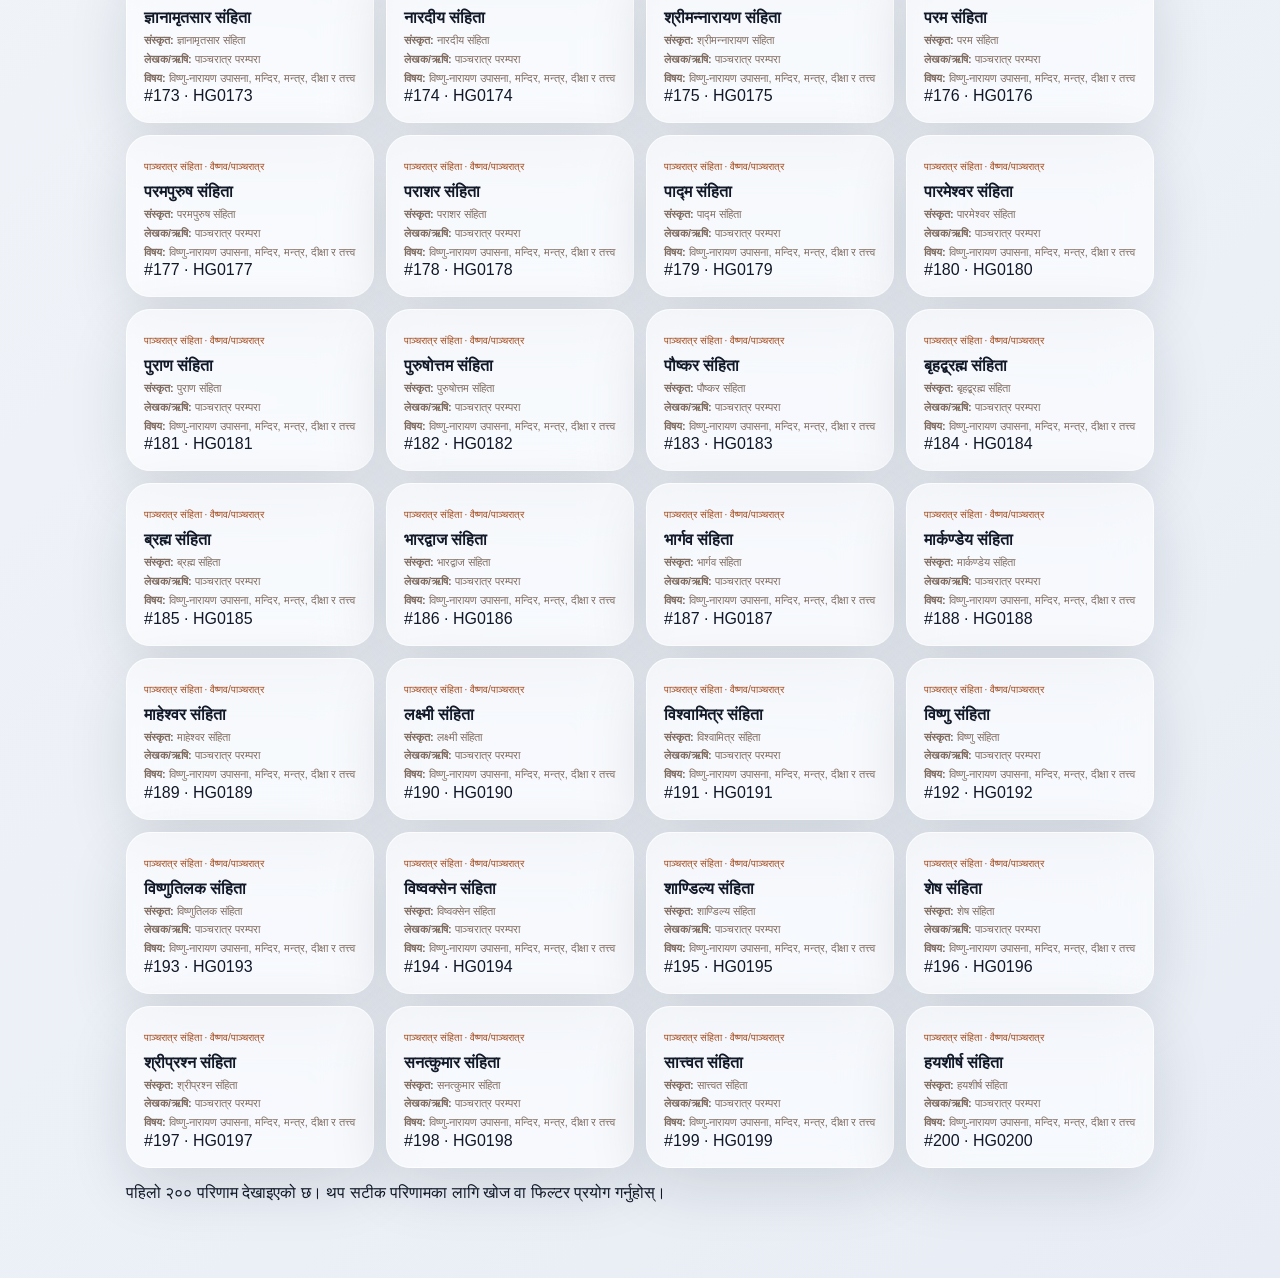
<file: pages/scriptures.html>
<!doctype html>
<html lang="ne">
<head>
<meta charset="utf-8"><meta name="viewport" content="width=device-width,initial-scale=1">
<meta name="description" content="१,०००+ हिन्दू ग्रन्थहरूको नेपाली नाम, संस्कृत नाम, लेखक/ऋषि, विषय र ग्रन्थ प्रकारसहितको संरचित ज्ञानकोश।">
<title>१,०००+ हिन्दू ग्रन्थ ज्ञानकोश — हिन्दू</title>
<link rel="stylesheet" href="../assets/css/style.css">
<link rel="stylesheet" href="../assets/css/glassmorphism.css">
</head>
<body>
<main class="section scripture-page">
  <div class="deity-hero">
    <span class="eyebrow">📚 श्रुति · स्मृति · इतिहास · पुराण · आगम · दर्शन</span>
    <h1>१,०००+ हिन्दू ग्रन्थ ज्ञानकोश</h1>
    <p>नेपाली नाम, संस्कृत नाम, लेखक/ऋषि, विषय र ग्रन्थ प्रकारसहित व्यवस्थित डिजिटल सूची। प्राचीन ग्रन्थमा लेखकत्व तथा वर्गीकरण परम्पराअनुसार फरक हुन सक्छ।</p>
    <div class="deity-search"><span>⌕</span><input id="q" placeholder="ग्रन्थ, ऋषि, विषय वा प्रकार खोज्नुहोस्…" autocomplete="off"></div>
    <div class="catalog-actions">
      <select id="typeFilter" aria-label="ग्रन्थ प्रकार"><option value="">सबै प्रकार</option></select>
      <select id="traditionFilter" aria-label="परम्परा"><option value="">सबै परम्परा</option></select>
      <a class="ghost-btn" href="../data/granthas.json" download>JSON</a>
      <a class="ghost-btn" href="../data/granthas.csv" download>CSV</a>
    </div>
  </div>
  <div id="catalogStats" class="section-head"><div><span class="eyebrow">ज्ञानकोश</span><h2>लोड हुँदैछ…</h2></div></div>
  <div id="app"></div>
</main>
<script src="../assets/js/nav.js"></script>
<script src="../assets/js/scriptures.js"></script>
</body>
</html>
</file>
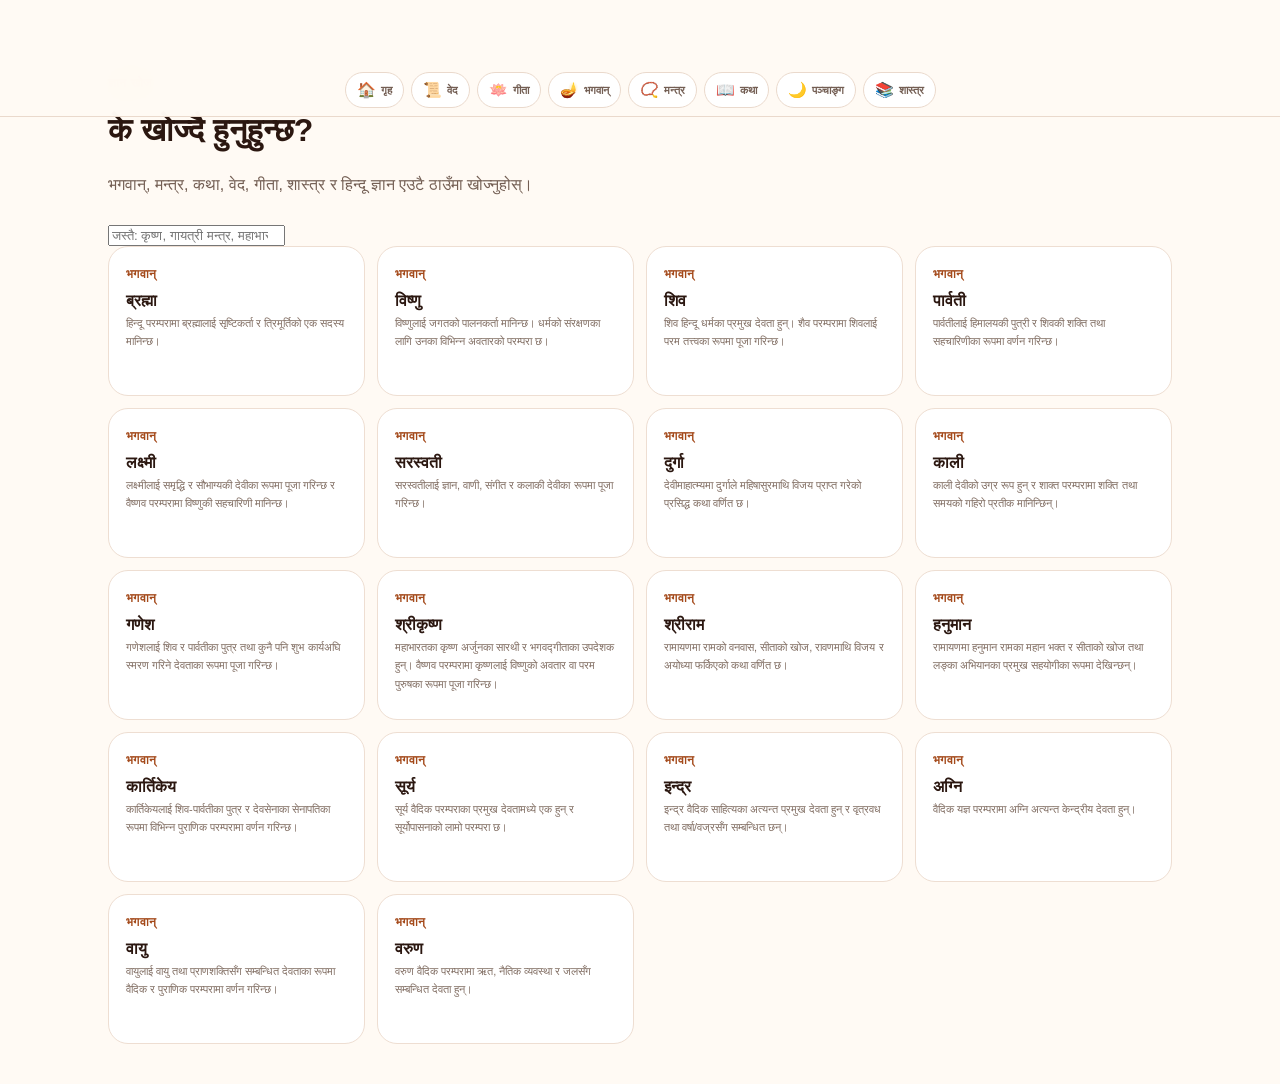
<file: pages/search.html>
<!doctype html><html lang="ne"><head><meta charset="utf-8"><meta name="viewport" content="width=device-width,initial-scale=1"><meta name="description" content="हिन्दू ज्ञान, भगवान्, मन्त्र, वेद, गीता, कथा र शास्त्र खोज्नुहोस्"><title>खोज — हिन्दू</title><link rel="stylesheet" href="../assets/css/style.css"></head><body><main class="section"><span class="eyebrow">ज्ञान खोज</span><h1>के खोज्दै हुनुहुन्छ?</h1><p class="hero-copy">भगवान्, मन्त्र, कथा, वेद, गीता, शास्त्र र हिन्दू ज्ञान एउटै ठाउँमा खोज्नुहोस्।</p><input id="q" class="search-input" type="search" placeholder="जस्तै: कृष्ण, गायत्री मन्त्र, महाभारत, कर्म…" autocomplete="off"><div id="results" class="story-grid"></div></main><script src="../assets/js/nav.js"></script><script src="../assets/js/search.js"></script></body></html>
</file>
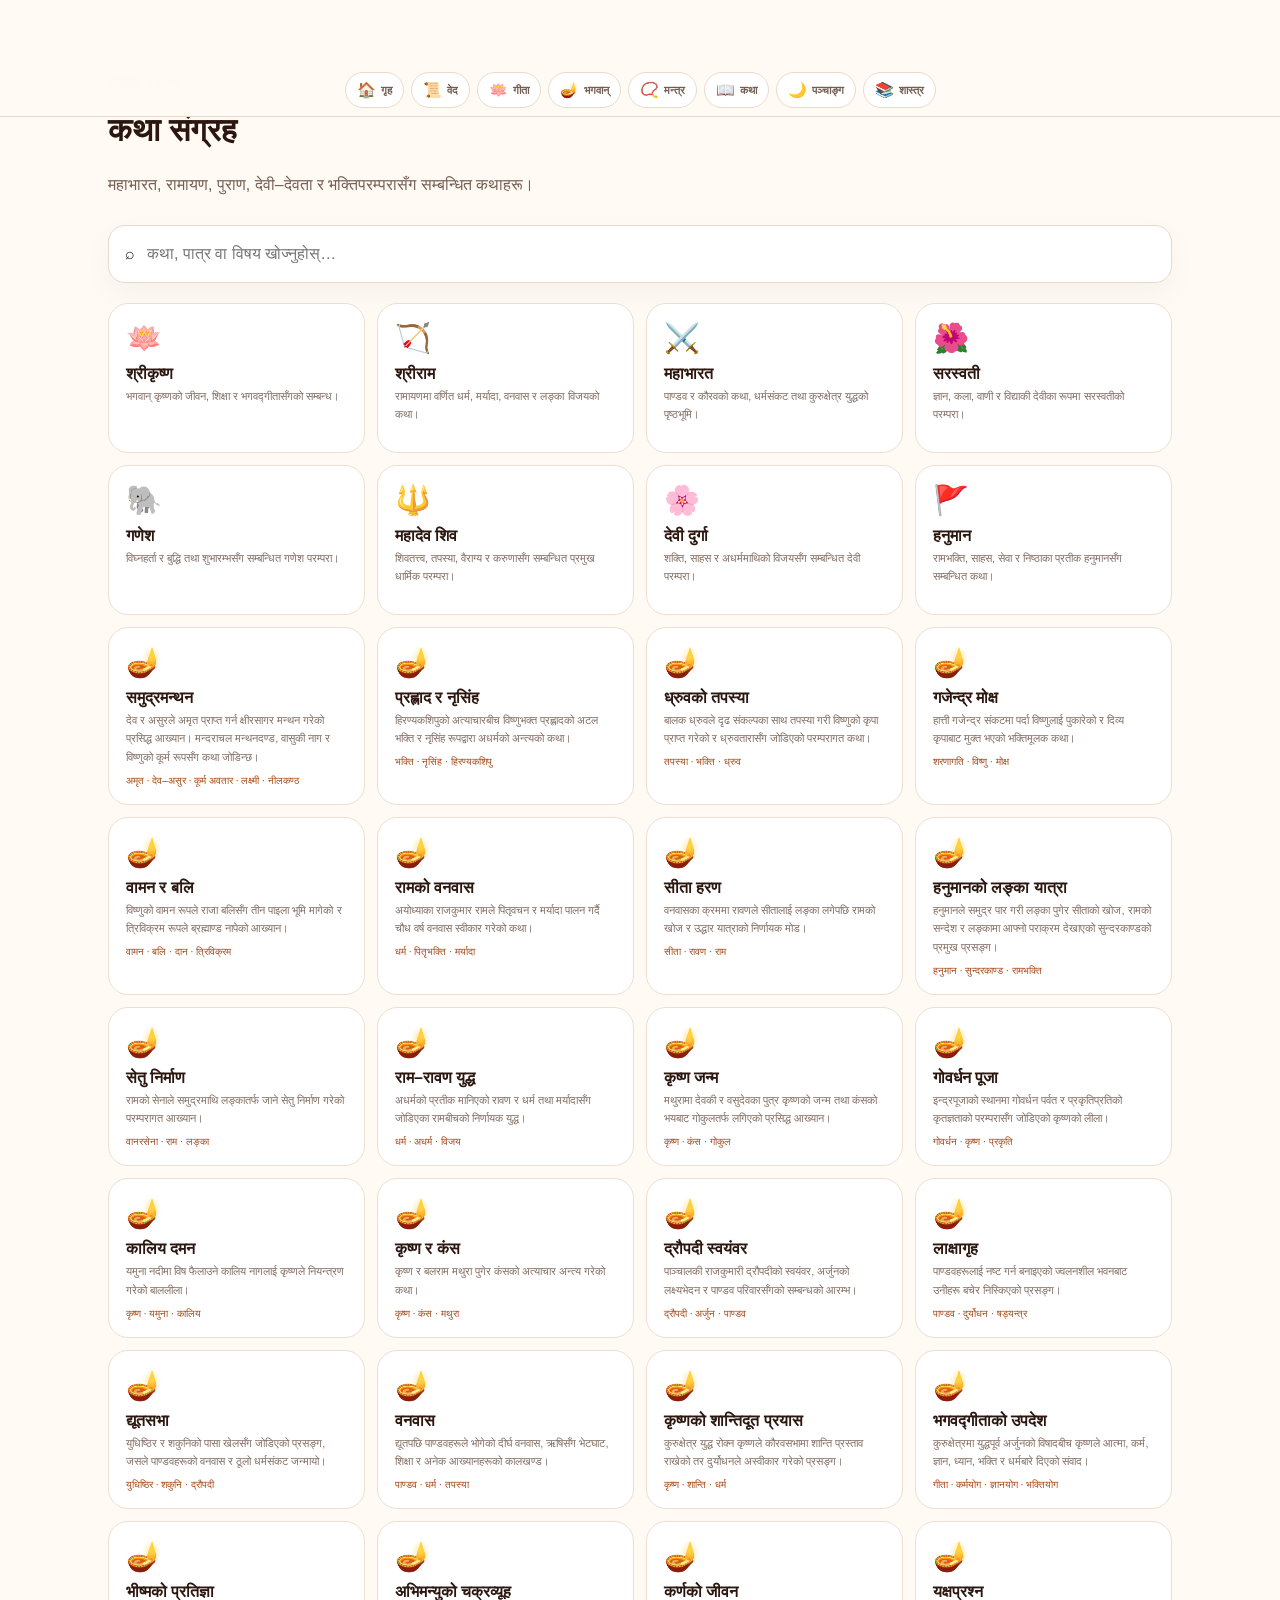
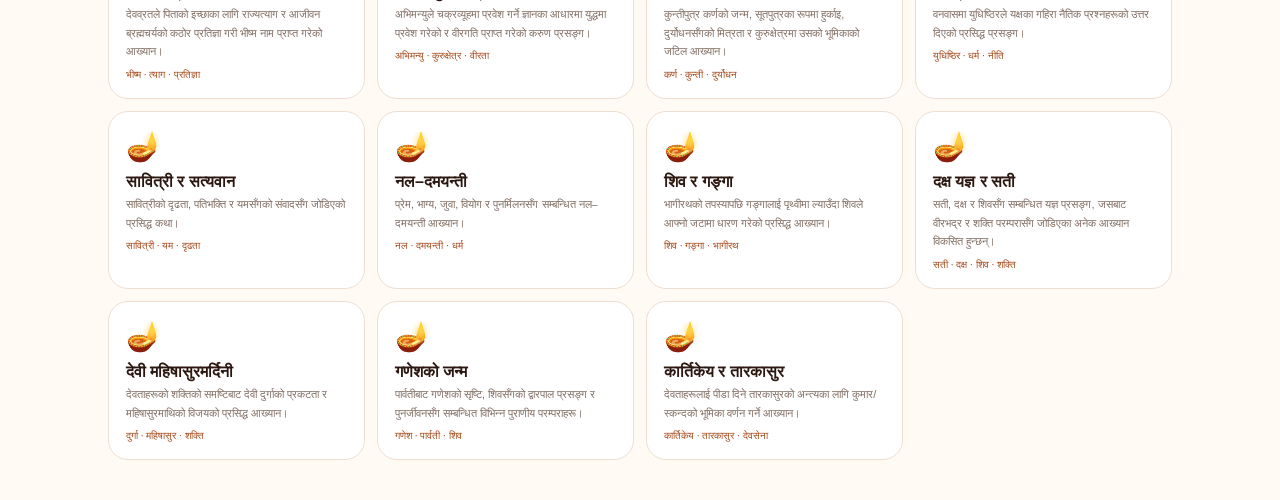
<file: pages/stories.html>
<!doctype html><html lang="ne"><head><meta charset="utf-8"><meta name="viewport" content="width=device-width,initial-scale=1"><title>कथा संग्रह — हिन्दू</title><link rel="stylesheet" href="../assets/css/style.css"></head><body><main class="section"><span class="eyebrow">इतिहास र पुराण</span><h1>कथा संग्रह</h1><p class="hero-copy">महाभारत, रामायण, पुराण, देवी–देवता र भक्तिपरम्परासँग सम्बन्धित कथाहरू।</p><div class="deity-search"><span>⌕</span><input id="q" placeholder="कथा, पात्र वा विषय खोज्नुहोस्…"></div><div class="story-grid" id="list"></div></main><script src="../assets/js/nav.js"></script><script>Promise.all([fetch('../data/content.json').then(r=>r.json()),fetch('../data/hindu-knowledge.json').then(r=>r.json())]).then(([d,k])=>{const rows=[...(d.stories||[]),...(k.major_stories||[])],box=document.querySelector('#list'),q=document.querySelector('#q');const esc=s=>String(s||'').replace(/[&<>]/g,c=>({'&':'&amp;','<':'&lt;','>':'&gt;'}[c]));const render=()=>{const t=q.value.toLocaleLowerCase('ne');box.innerHTML=rows.filter(x=>JSON.stringify(x).toLocaleLowerCase('ne').includes(t)).map(x=>`<article class="story-card"><b>${esc(x.icon||'🪔')}</b><h3>${esc(x.title)}</h3><p>${esc(x.summary)}</p>${x.themes?`<small>${x.themes.map(esc).join(' · ')}</small>`:''}</article>`).join('')};q.addEventListener('input',render);render()})</script></body></html>
</file>
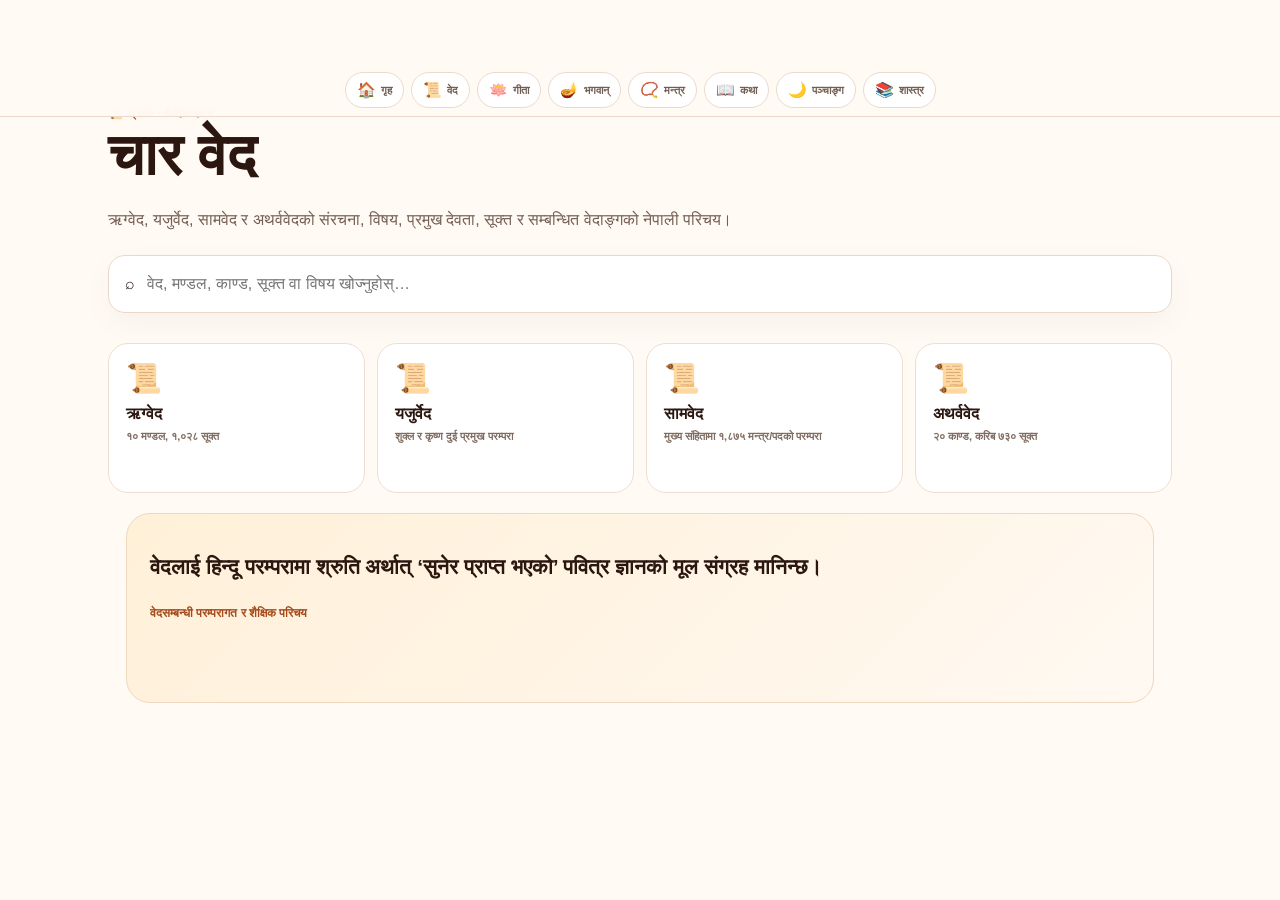
<file: pages/veda.html>
<!doctype html><html lang="ne"><head><meta charset="utf-8"><meta name="viewport" content="width=device-width,initial-scale=1"><meta name="description" content="चार वेदको नेपाली ज्ञानकोश — ऋग्वेद, यजुर्वेद, सामवेद र अथर्ववेद।"><title>वेद ज्ञानकोश — हिन्दू</title><link rel="stylesheet" href="../assets/css/style.css"></head><body><main class="section deity-page"><div class="deity-hero"><span class="eyebrow">📜 श्रुति · वैदिक ज्ञान</span><h1>चार वेद</h1><p>ऋग्वेद, यजुर्वेद, सामवेद र अथर्ववेदको संरचना, विषय, प्रमुख देवता, सूक्त र सम्बन्धित वेदाङ्गको नेपाली परिचय।</p><div class="deity-search"><span>⌕</span><input id="q" placeholder="वेद, मण्डल, काण्ड, सूक्त वा विषय खोज्नुहोस्…"></div></div><section class="story-grid" id="list"></section><section class="section"><article class="quote-card"><p>वेदलाई हिन्दू परम्परामा श्रुति अर्थात् ‘सुनेर प्राप्त भएको’ पवित्र ज्ञानको मूल संग्रह मानिन्छ।</p><footer>वेदसम्बन्धी परम्परागत र शैक्षिक परिचय</footer></article></section></main><script src="../assets/js/nav.js"></script><script>fetch('../data/scriptures.json').then(r=>r.json()).then(d=>{const list=d.veda||d.vedas||[];const box=document.querySelector('#list'),q=document.querySelector('#q');const fallback=[['ऋग्वेद','१० मण्डल','देवता, प्रकृति, यज्ञ र स्तोत्रसम्बन्धी ऋचाहरू।'],['यजुर्वेद','शुक्ल/कृष्ण परम्परा','यज्ञीय कर्म र अनुष्ठानका मन्त्र तथा गद्य।'],['सामवेद','सामगान','गायनका लागि विन्यस्त वैदिक मन्त्र।'],['अथर्ववेद','२० काण्ड','गृहजीवन, प्रार्थना, उपचार, अनुष्ठान र दार्शनिक सामग्री।']];const rows=list.length?list.map(x=>[x.name||x[0],x.structure||x[1]||'',x.description||x[2]||'']):fallback;const render=()=>{const t=q.value.toLocaleLowerCase('ne');box.innerHTML=rows.filter(x=>x.join(' ').toLocaleLowerCase('ne').includes(t)).map(x=>`<article class="story-card"><b>📜</b><h3>${x[0]}</h3><p><strong>${x[1]}</strong><br>${x[2]}</p></article>`).join('')};q.addEventListener('input',render);render()}).catch(()=>{});</script></body></html>
</file>
<file: assets/css/style.css>
*{box-sizing:border-box}html{scroll-behavior:smooth}body{margin:0;background:#fffaf4;color:#2b1710;font-family:'Noto Sans Devanagari',sans-serif;padding-bottom:82px}a{text-decoration:none;color:inherit}.topbar{height:64px;display:flex;align-items:center;justify-content:space-between;padding:0 18px;position:sticky;top:0;z-index:20;background:rgba(255,250,244,.9);backdrop-filter:blur(16px);border-bottom:1px solid #f0dfd0}.brand{display:flex;align-items:center;gap:9px;font-size:21px;font-weight:800}.om{display:grid;place-items:center;width:38px;height:38px;border-radius:50%;background:#8b2f0b;color:#fff;font-size:23px}.icon-btn,.ghost-btn{border:1px solid #ead5c5;background:#fffaf4;border-radius:12px;padding:9px 12px;font-size:20px;color:#7d2b0b;cursor:pointer}.hero{position:relative;overflow:hidden;padding:56px 20px 42px;background:radial-gradient(circle at 85% 10%,#ffd9a6 0,#fff0d6 25%,transparent 48%),linear-gradient(145deg,#fff7ec,#fffaf4)}.hero-glow{position:absolute;width:220px;height:220px;border-radius:50%;right:-90px;bottom:-110px;background:#ef8a4a;opacity:.12}.eyebrow{margin:0 0 8px;color:#a44a1b;font-size:12px;font-weight:800;letter-spacing:.04em}.hero h1{position:relative;margin:0;font-size:clamp(34px,9vw,58px);line-height:1.12;letter-spacing:-1.5px}.hero h1 em{font-style:normal;color:#a63b0c}.hero-copy{max-width:620px;color:#735e53;line-height:1.8;margin:18px 0 25px}.search-box{position:relative;display:flex;align-items:center;gap:10px;background:#fff;border:1px solid #ead8ca;border-radius:17px;padding:0 14px;height:56px;box-shadow:0 12px 35px #6f2d0b12}.search-box span{font-size:22px;color:#a44a1b}.search-box input{border:0;outline:0;background:transparent;width:100%;font:inherit;color:#2b1710}.search-box kbd{background:#f8eee5;border:1px solid #e6d5c8;border-radius:7px;padding:2px 7px;color:#9a745f}.quick-grid{display:grid;grid-template-columns:repeat(2,1fr);gap:10px;padding:18px}.quick-card{padding:15px;border:1px solid #eeded2;border-radius:18px;background:#fff;display:grid;grid-template-columns:34px 1fr;column-gap:8px;align-items:center;box-shadow:0 5px 20px #54200a08}.quick-card b{grid-row:span 2;font-size:24px}.quick-card span{font-weight:800}.quick-card small{color:#91796b;font-size:11px}.section{padding:20px 18px}.section-head{display:flex;justify-content:space-between;align-items:end;gap:10px;margin-bottom:14px}.section h2{margin:0;font-size:24px}.text-link{font-size:12px;color:#a44a1b;font-weight:800}.horizontal{display:flex;gap:12px;overflow-x:auto;padding-bottom:4px;scrollbar-width:none}.horizontal::-webkit-scrollbar{display:none}.book-card{min-width:150px;height:170px;padding:16px;border-radius:20px;background:linear-gradient(145deg,#8b2f0b,#c25b1c);color:#fff;display:flex;flex-direction:column;justify-content:space-between;box-shadow:0 12px 25px #8b2f0b25}.book-card:nth-child(2n){background:linear-gradient(145deg,#6f4a19,#b78330)}.book-card:nth-child(3n){background:linear-gradient(145deg,#4e3327,#916147)}.book-card small{opacity:.72}.book-card strong{font-size:18px}.quote-card{min-height:190px;padding:25px 23px;border-radius:24px;background:linear-gradient(135deg,#fff0d8,#fff9f2);border:1px solid #eed8c0;position:relative;overflow:hidden}.quote-mark{position:absolute;right:15px;top:-8px;font:100px Georgia;color:#c46a2c1a}.quote-card p{position:relative;font-size:21px;font-weight:700;line-height:1.75;margin:10px 0 20px}.quote-card footer{color:#a44a1b;font-size:12px;font-weight:700}.tithi-card{display:flex;justify-content:space-between;align-items:center;padding:20px;border-radius:22px;background:#fff;border:1px solid #eeded2}.tithi-card small,.tithi-card span{display:block;color:#91796b;font-size:12px}.tithi-card strong{display:block;font-size:22px;margin:5px 0}.sun{font-size:45px}.story-grid{display:grid;grid-template-columns:1fr 1fr;gap:12px}.story-card{min-height:150px;padding:17px;border-radius:20px;background:#fff;border:1px solid #eeded2}.story-card b{font-size:29px}.story-card h3{margin:10px 0 4px;font-size:16px}.story-card p{font-size:11px;line-height:1.7;color:#806d62;margin:0}.story-card small{display:block;margin-top:8px;color:#a44a1b;font-size:10px}.mantra-list{display:grid;gap:10px}.mantra{padding:16px;border:1px solid #eeded2;background:#fff;border-radius:17px}.mantra strong{display:block;font-size:17px;color:#8b2f0b}.mantra span{display:block;margin-top:6px;font-size:13px;line-height:1.8}.mantra small{display:block;margin-top:8px;color:#806d62;line-height:1.7}.deity-page{max-width:1200px;margin:auto}.deity-hero{padding:30px 0 10px}.deity-hero h1{font-size:clamp(32px,7vw,58px);margin:0 0 10px}.deity-hero p{color:#735e53;line-height:1.8;max-width:760px}.deity-search{height:58px;display:flex;align-items:center;gap:10px;background:#fff;border:1px solid #ead8ca;border-radius:17px;padding:0 16px;margin:20px 0;box-shadow:0 10px 30px #54200a0a}.deity-search input{width:100%;border:0;outline:0;background:transparent;font:inherit}.deity-filters{display:flex;gap:8px;overflow:auto;padding-bottom:8px}.filter{white-space:nowrap;border:1px solid #ead5c5;background:#fff;border-radius:999px;padding:9px 14px;font:inherit;font-size:12px;color:#805f50;cursor:pointer}.filter.active{background:#8b2f0b;color:#fff;border-color:#8b2f0b}.deity-count{font-size:12px;color:#91796b;margin:12px 0}.deity-grid{display:grid;grid-template-columns:1fr;gap:16px}.deity-card{background:#fff;border:1px solid #eaded4;border-radius:24px;overflow:hidden;box-shadow:0 8px 25px #54200a0a}.deity-image{display:block;height:260px;background:radial-gradient(circle,#fff0d2,#f4dfc9);position:relative;overflow:hidden}.deity-image img{width:100%;height:100%;object-fit:cover;display:block}.deity-image .image-placeholder{height:260px;display:grid;place-items:center;font-size:86px;color:#9d4b20}.deity-image>span{position:absolute;bottom:10px;right:10px;background:#fffdf9e8;border:1px solid #ead5c5;border-radius:999px;padding:7px 10px;font-size:10px;color:#8b2f0b}.deity-body{padding:18px}.deity-body>small{color:#a44a1b;font-weight:800;font-size:11px}.deity-body h2{font-size:26px;margin:4px 0}.aliases{color:#91796b!important;font-size:12px;margin:0 0 14px!important}.detail{border-top:1px solid #f0e5dc;padding-top:13px}.detail b{font-size:11px;color:#a44a1b}.detail p{font-size:13px;line-height:1.75;margin:3px 0 12px;color:#5f4d44}.mantra-text{font-weight:700}.facts{display:flex;flex-wrap:wrap;gap:7px}.facts span{background:#fff8ef;border:1px solid #f0dfd0;border-radius:999px;padding:6px 9px;font-size:10px;color:#765e52}.source{display:inline-block;margin-top:15px;font-size:11px;color:#a44a1b;font-weight:800}.empty{grid-column:1/-1;padding:50px;text-align:center;color:#8b7468;background:#fff;border:1px dashed #e2cfc1;border-radius:20px}.knowledge-nav{position:sticky;top:64px;z-index:19;display:flex;gap:7px;overflow-x:auto;padding:8px 12px;background:rgba(255,250,244,.96);backdrop-filter:blur(15px);border-bottom:1px solid #ead9cc;scrollbar-width:none}.knowledge-nav::-webkit-scrollbar{display:none}.knowledge-nav a{flex:0 0 auto;display:flex;align-items:center;gap:5px;padding:8px 11px;border:1px solid #ead9cc;border-radius:999px;background:#fff;color:#735e53;font-size:11px;font-weight:800;white-space:nowrap}.knowledge-nav a:hover{border-color:#a44a1b;color:#8b2f0b}.knowledge-nav a span{font-size:15px}@media(min-width:760px){.hero,.section,.quick-grid{max-width:1100px;margin:auto}.quick-grid{grid-template-columns:repeat(4,1fr)}.story-grid{grid-template-columns:repeat(4,1fr)}.deity-grid{grid-template-columns:repeat(2,1fr)}body{padding-bottom:20px}.bottom-nav{position:static;max-width:600px;margin:20px auto;border:1px solid #ead9cc;border-radius:20px}.knowledge-nav{top:64px;justify-content:center}}@media(min-width:1100px){.deity-grid{grid-template-columns:repeat(3,1fr)}}.bottom-nav{position:fixed;z-index:30;bottom:0;left:0;right:0;height:70px;background:rgba(255,250,244,.96);backdrop-filter:blur(15px);border-top:1px solid #ead9cc;display:flex;justify-content:space-around;align-items:center}.bottom-nav a{font-size:20px;text-align:center;color:#9b8174;min-width:54px}.bottom-nav span{display:block;font-size:10px;margin-top:2px}.bottom-nav .active{color:#8b2f0b;font-weight:800}
</file>
<file: assets/css/glassmorphism.css>
:root{--glass-bg:rgba(255,255,255,.62);--glass-bg-strong:rgba(255,255,255,.78);--glass-border:rgba(255,255,255,.72);--glass-shadow:0 20px 60px rgba(15,23,42,.12);--text:#111827;--muted:#6b7280;--accent:#ff6b35}body{background:radial-gradient(circle at 15% 0%,rgba(255,255,255,.95),transparent 35%),linear-gradient(135deg,#eef2f7,#f8fafc 48%,#e8edf5);color:var(--text);-webkit-font-smoothing:antialiased}.topbar,.quick-card,.quote-card,.tithi-card,.horizontal>* ,.story-grid>* ,.mantra-list>* ,.deity-hero,.catalog-actions select,.catalog-actions .ghost-btn{background:var(--glass-bg);border:1px solid var(--glass-border);box-shadow:var(--glass-shadow);backdrop-filter:blur(24px) saturate(150%);-webkit-backdrop-filter:blur(24px) saturate(150%);border-radius:24px}.topbar{background:rgba(255,255,255,.72)}.hero{background:linear-gradient(135deg,rgba(255,255,255,.7),rgba(255,255,255,.28));border:1px solid rgba(255,255,255,.75);box-shadow:0 30px 80px rgba(15,23,42,.1);backdrop-filter:blur(30px);-webkit-backdrop-filter:blur(30px);border-radius:32px;margin:12px;padding:28px 20px}.search-box,.deity-search{background:rgba(255,255,255,.72);border:1px solid rgba(255,255,255,.9);box-shadow:inset 0 1px 0 rgba(255,255,255,.9),0 12px 30px rgba(15,23,42,.08);backdrop-filter:blur(20px);-webkit-backdrop-filter:blur(20px);border-radius:18px}.bottom-nav{background:rgba(255,255,255,.72)!important;border-top:1px solid rgba(255,255,255,.85)!important;box-shadow:0 -12px 40px rgba(15,23,42,.1);backdrop-filter:blur(28px) saturate(160%);-webkit-backdrop-filter:blur(28px) saturate(160%)}button,.ghost-btn,.text-link{transition:transform .2s ease,box-shadow .2s ease}button:active,.ghost-btn:active,.quick-card:active{transform:scale(.97)}@media(prefers-reduced-transparency:reduce){.topbar,.quick-card,.quote-card,.tithi-card,.horizontal>*,.story-grid>*,.mantra-list>*,.deity-hero,.hero,.search-box,.deity-search,.bottom-nav{backdrop-filter:none;-webkit-backdrop-filter:none;background:#fff}}
</file>
